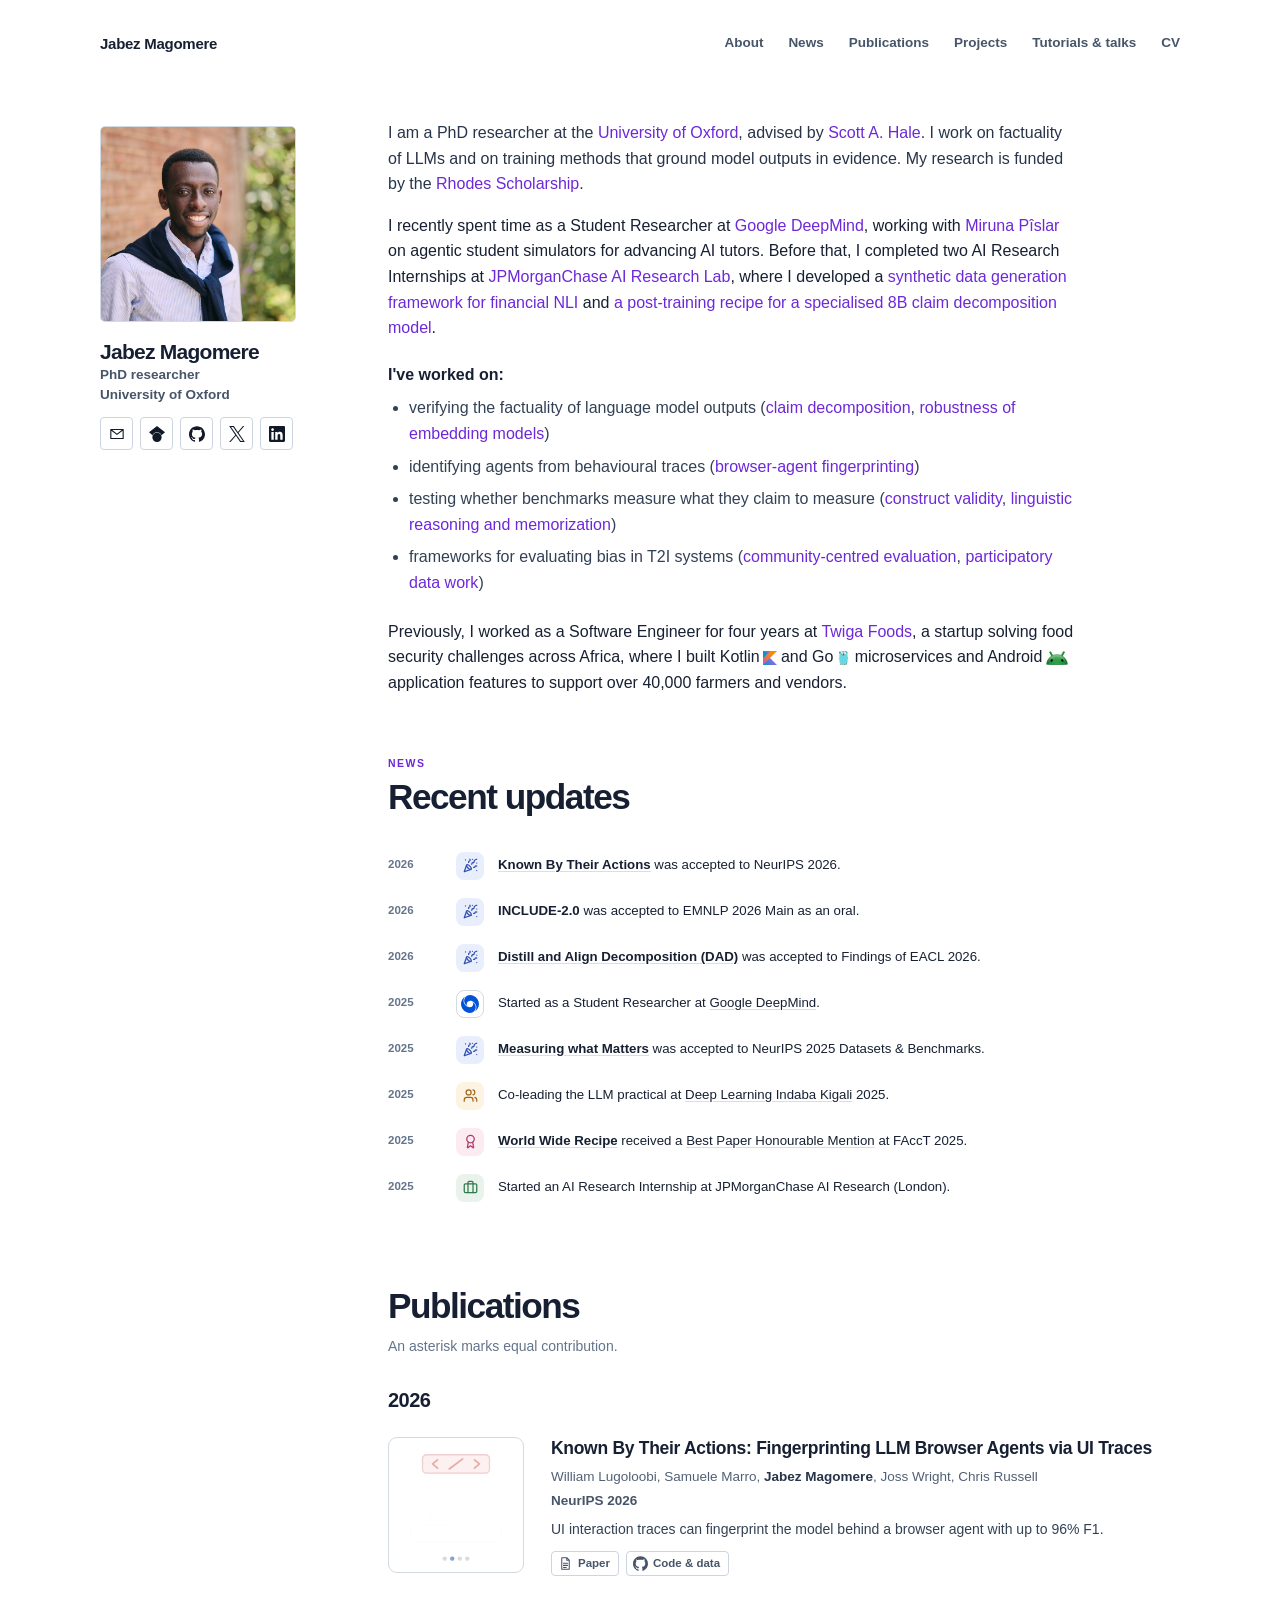
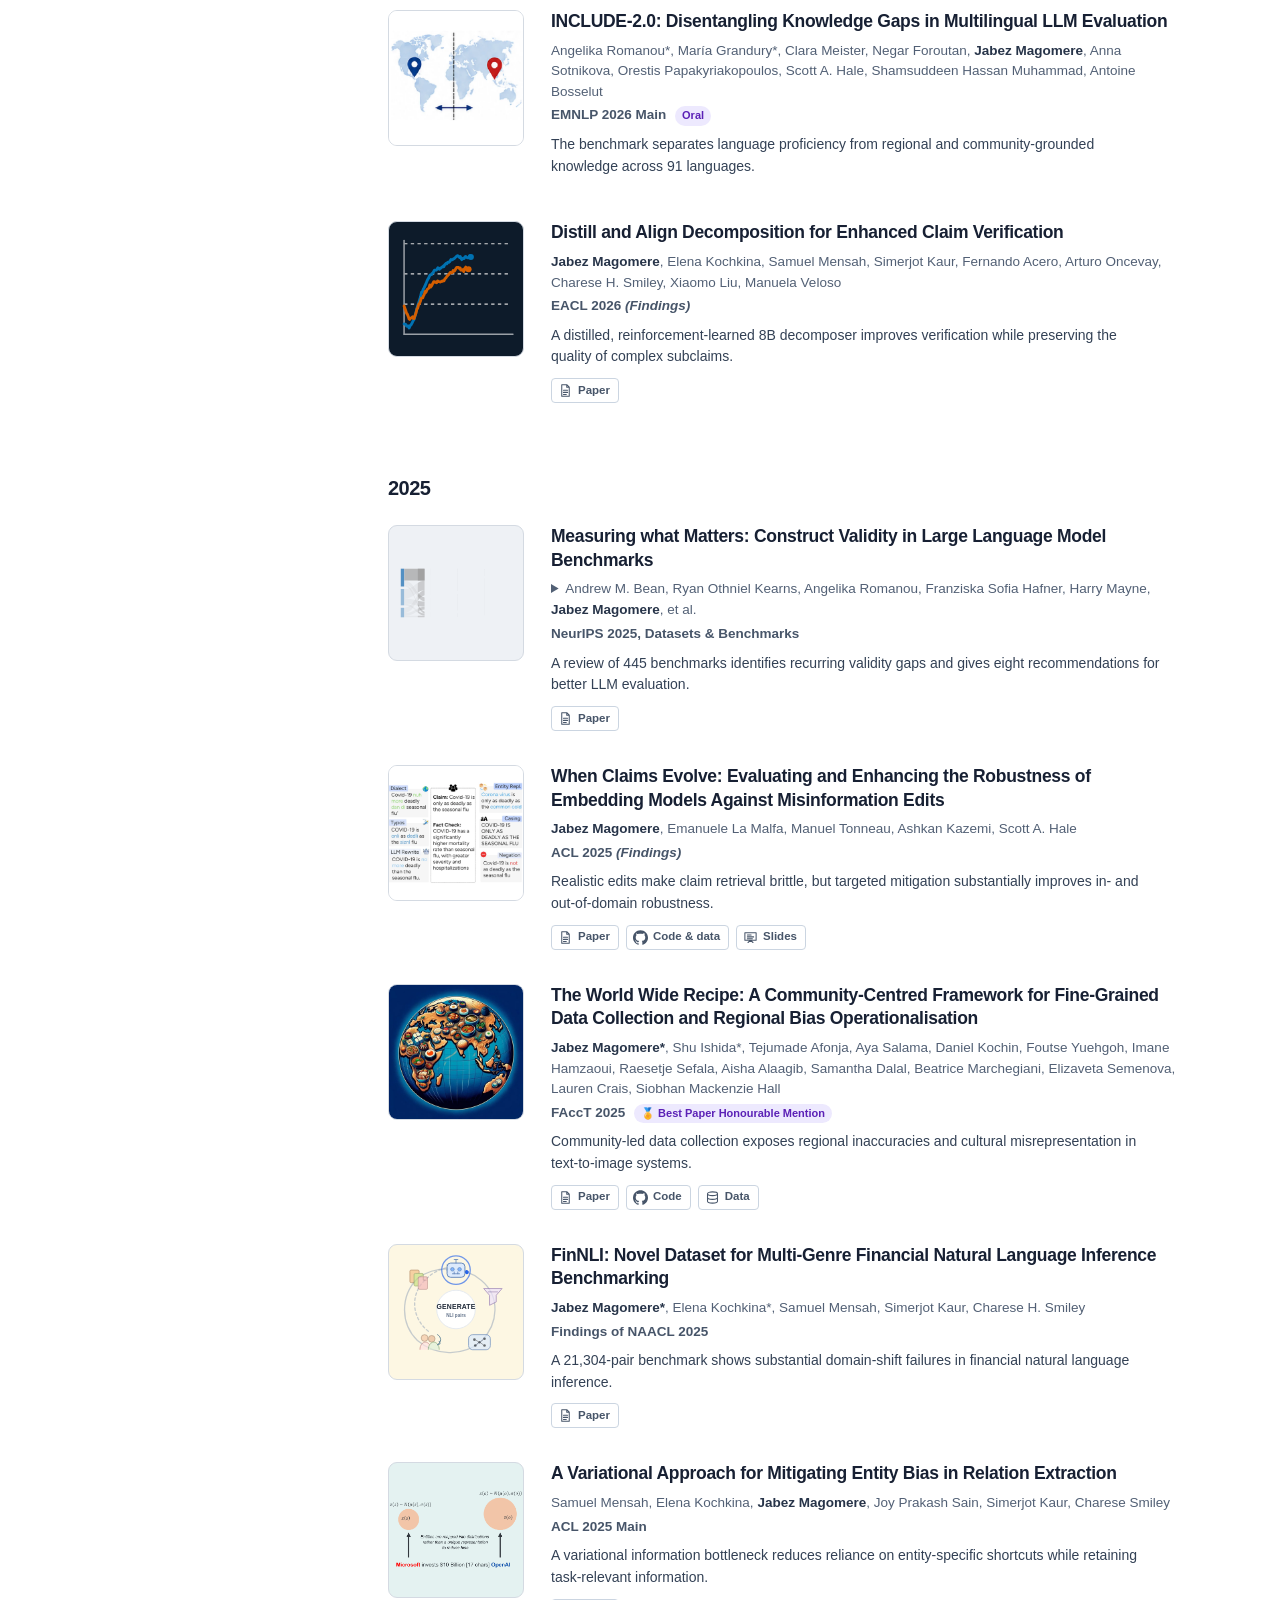
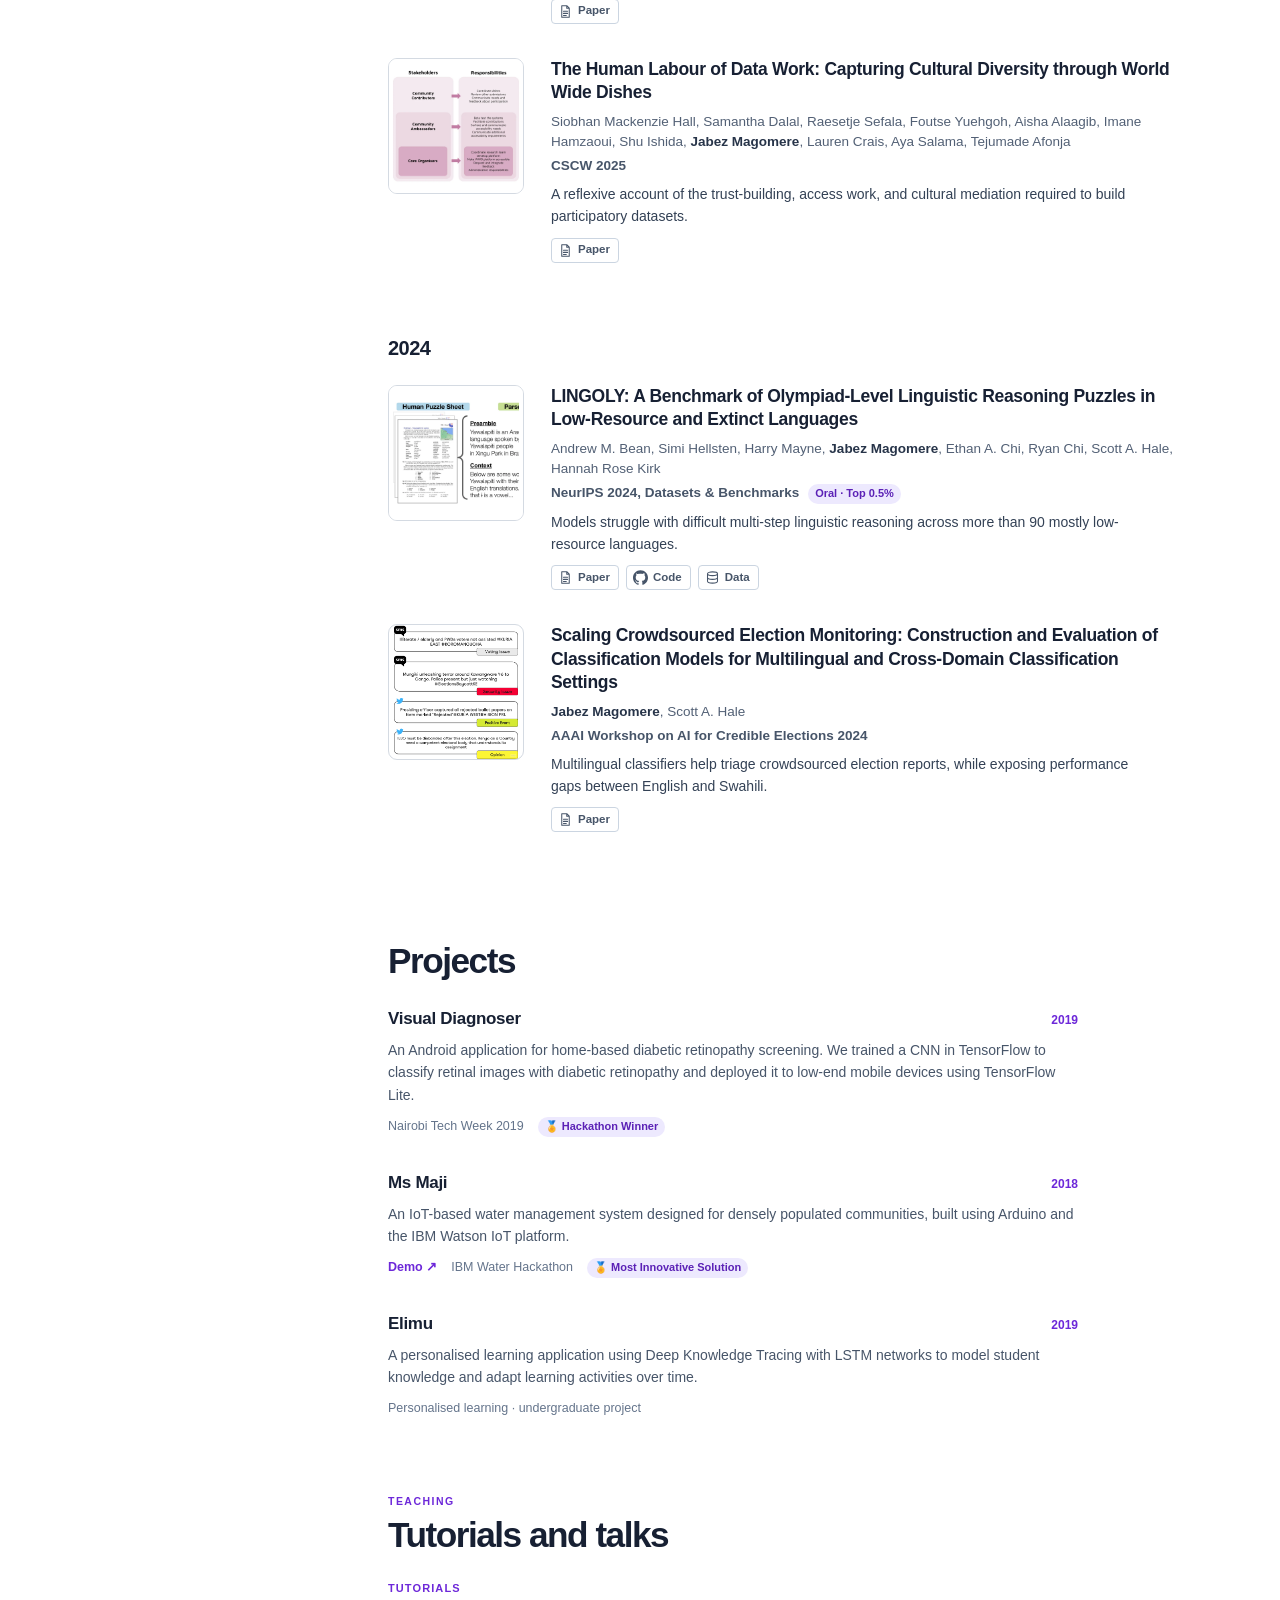
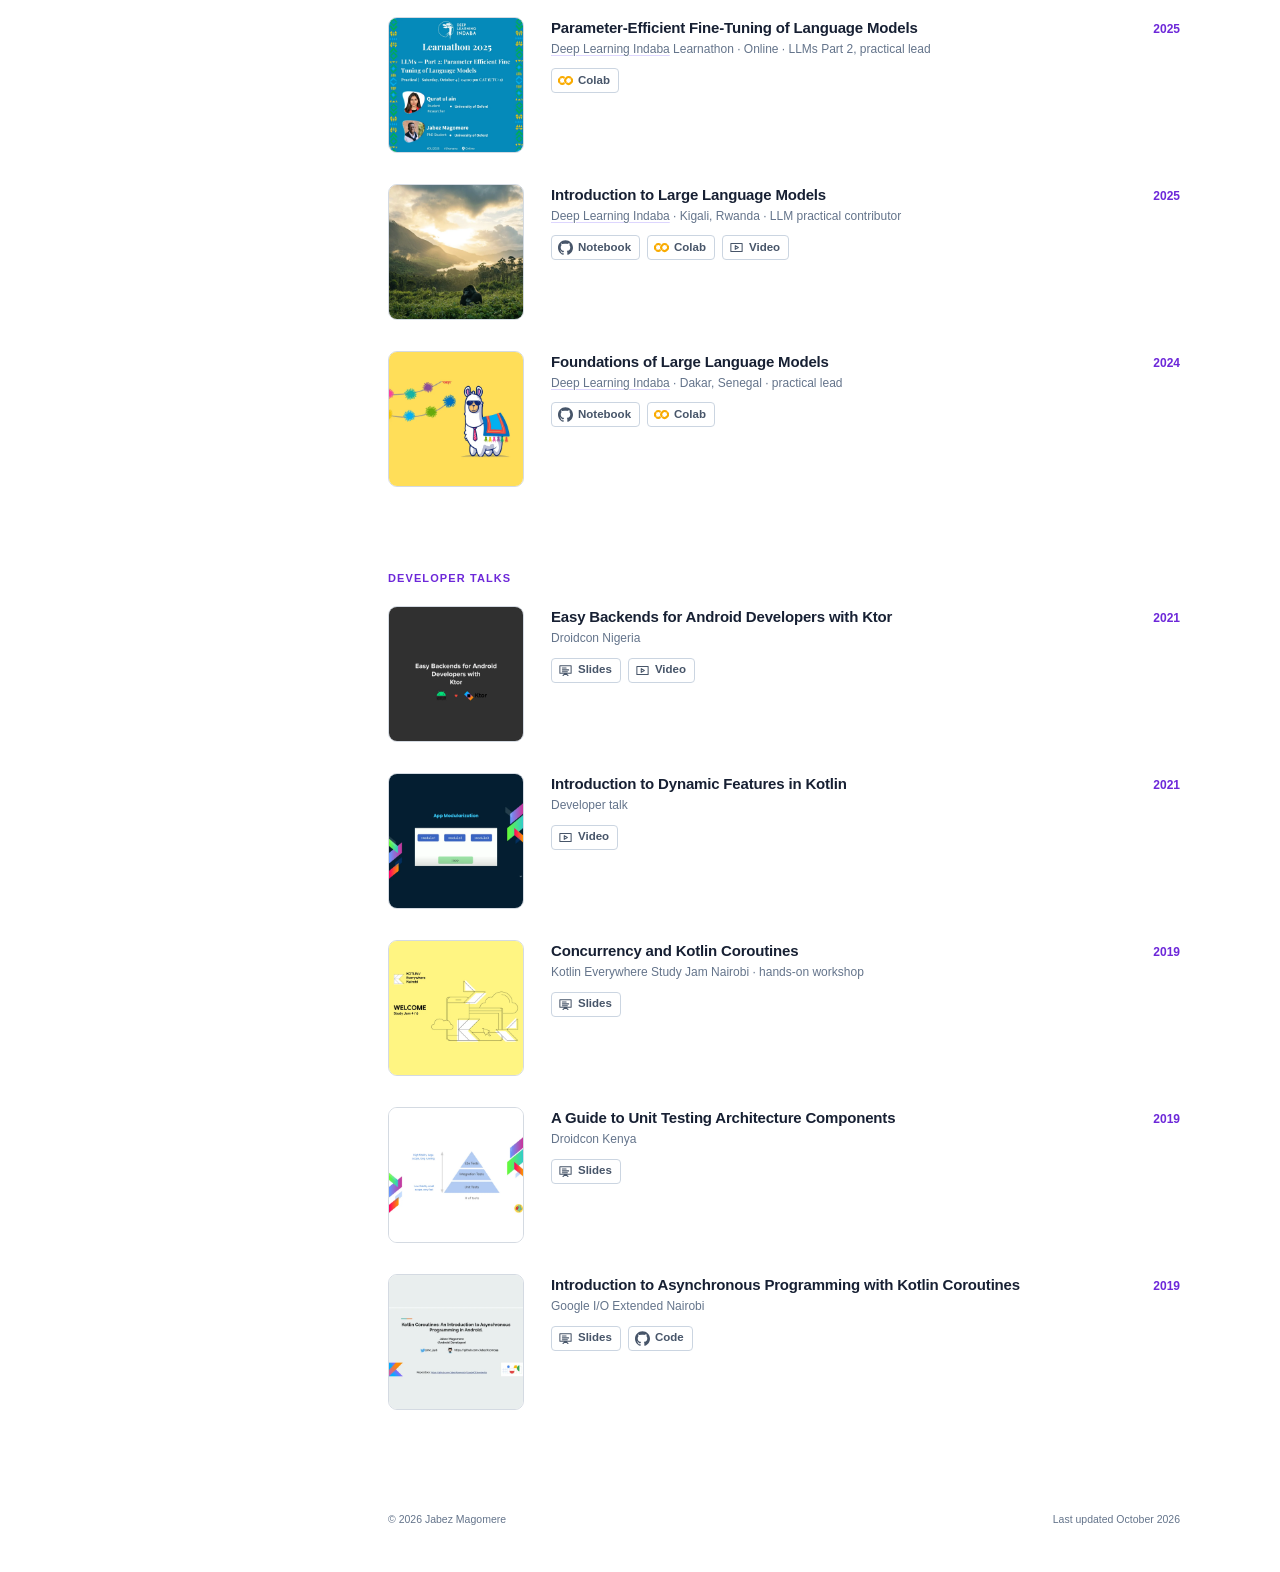
<file: index.html>
<!doctype html>
<html lang="en-GB">
<head>
  <meta charset="utf-8">
  <meta name="viewport" content="width=device-width, initial-scale=1">
  <link rel="canonical" href="https://jabezmagomere.com/">
  <meta name="description" content="Jabez Magomere is a PhD researcher at the University of Oxford working on language model evaluation, factuality, and evidence-grounded AI.">
  <meta name="author" content="Jabez Magomere">
  <meta name="theme-color" content="#ffffff">
  <meta name="google-site-verification" content="itNcYhPzfIGxAd0qMBKfrFLH-cXUgTchCYHXYp7ASlI">

  <meta property="og:title" content="Jabez Magomere — AI researcher">
  <meta property="og:description" content="Research on language model evaluation, factuality, and grounding model outputs in evidence.">
  <meta property="og:type" content="website">
  <meta property="og:url" content="https://jabezmagomere.com/">
  <meta property="og:image" content="https://jabezmagomere.com/assets/profile.jpg">
  <meta property="og:image:alt" content="Portrait of Jabez Magomere">
  <meta name="twitter:card" content="summary_large_image">
  <meta name="twitter:title" content="Jabez Magomere — AI researcher">
  <meta name="twitter:description" content="Research on language model evaluation, factuality, and grounding model outputs in evidence.">
  <meta name="twitter:image" content="https://jabezmagomere.com/assets/profile.jpg">

  <title>Jabez Magomere</title>
  <link rel="icon" href="favicon.ico" sizes="any">
  <link rel="icon" type="image/png" sizes="32x32" href="favicon-32x32.png">
  <link rel="icon" type="image/png" sizes="16x16" href="favicon-16x16.png">
  <link rel="apple-touch-icon" href="favicon-180x180.png">
  <link rel="stylesheet" href="style.css?v=25">
  <script type="application/ld+json">
{
  "@context": "https://schema.org",
  "@type": "Person",
  "name": "Jabez Magomere",
  "url": "https://jabezmagomere.com/",
  "image": "https://jabezmagomere.com/assets/profile.jpg",
  "jobTitle": "PhD researcher",
  "email": "mailto:jabez.magomere@keble.ox.ac.uk",
  "affiliation": {
    "@type": "CollegeOrUniversity",
    "name": "University of Oxford",
    "url": "https://www.ox.ac.uk/"
  },
  "knowsAbout": [
    "Natural language processing",
    "Large language model evaluation",
    "Factuality",
    "Evidence grounding"
  ],
  "sameAs": [
    "https://scholar.google.com/citations?user=BmMnUasAAAAJ",
    "https://github.com/JabezNzomo99",
    "https://x.com/jabez_magomere",
    "https://uk.linkedin.com/in/jabez-magomere"
  ]
}
  </script>
</head>

<body>
  <svg class="svg-defs" aria-hidden="true">
    <symbol id="icon-email" viewBox="0 0 24 24"><path d="M2.75 5.25h18.5v13.5H2.75zM3.5 6l8.5 6.5L20.5 6"/></symbol>
    <symbol id="icon-scholar" viewBox="0 0 24 24"><path class="brand-fill" d="M5.242 13.769 0 9.5 12 0l12 9.5-5.242 4.269C17.548 11.249 14.978 9.5 12 9.5c-2.977 0-5.548 1.748-6.758 4.269ZM12 10a7 7 0 1 0 0 14 7 7 0 0 0 0-14Z"/></symbol>
    <symbol id="icon-github" viewBox="0 0 24 24"><path class="brand-fill" d="M12 .297c-6.63 0-12 5.373-12 12 0 5.303 3.438 9.8 8.205 11.385.6.113.82-.258.82-.577 0-.285-.01-1.04-.015-2.04-3.338.724-4.042-1.61-4.042-1.61C4.422 18.07 3.633 17.7 3.633 17.7c-1.087-.744.084-.729.084-.729 1.205.084 1.838 1.236 1.838 1.236 1.07 1.835 2.809 1.305 3.495.998.108-.776.417-1.305.76-1.605-2.665-.3-5.466-1.332-5.466-5.93 0-1.31.465-2.38 1.235-3.22-.135-.303-.54-1.523.105-3.176 0 0 1.005-.322 3.3 1.23.96-.267 1.98-.399 3-.405 1.02.006 2.04.138 3 .405 2.28-1.552 3.285-1.23 3.285-1.23.645 1.653.24 2.873.12 3.176.765.84 1.23 1.91 1.23 3.22 0 4.61-2.805 5.625-5.475 5.92.42.36.81 1.096.81 2.22 0 1.606-.015 2.896-.015 3.286 0 .315.21.69.825.57C20.565 22.092 24 17.592 24 12.297c0-6.627-5.373-12-12-12"/></symbol>
    <symbol id="icon-x" viewBox="0 0 24 24"><path class="brand-fill" d="M14.234 10.162 22.977 0h-2.072l-7.591 8.824L7.251 0H.258l9.168 13.343L.258 24H2.33l8.016-9.318L16.749 24h6.993l-9.508-13.838Zm-2.837 3.299-.929-1.329L3.076 1.56h3.182l5.965 8.532.929 1.329 7.754 11.09h-3.182l-6.327-9.05Z"/></symbol>
    <symbol id="icon-linkedin" viewBox="0 0 24 24"><path class="brand-fill" d="M20.447 20.452h-3.554v-5.569c0-1.328-.027-3.037-1.852-3.037-1.853 0-2.136 1.445-2.136 2.939v5.667H9.351V9h3.414v1.561h.046c.477-.9 1.637-1.85 3.37-1.85 3.601 0 4.267 2.37 4.267 5.455v6.286ZM5.337 7.433c-1.144 0-2.063-.926-2.063-2.065 0-1.138.92-2.063 2.063-2.063 1.14 0 2.064.925 2.064 2.063 0 1.139-.925 2.065-2.064 2.065Zm1.782 13.019H3.555V9h3.564v11.452ZM22.225 0H1.771C.792 0 0 .774 0 1.729v20.542C0 23.227.792 24 1.771 24h20.451C23.2 24 24 23.227 24 22.271V1.729C24 .774 23.2 0 22.222 0h.003Z"/></symbol>
    <symbol id="icon-paper" viewBox="0 0 24 24"><path d="M6 2.75h8l4 4v14.5H6zM14 2.75v4h4M8.75 11.5h6.5M8.75 15h6.5M8.75 18.5h4.5"/></symbol>
    <symbol id="icon-data" viewBox="0 0 24 24"><path d="M4 6c0-1.65 3.58-3 8-3s8 1.35 8 3-3.58 3-8 3-8-1.35-8-3Zm0 0v6c0 1.65 3.58 3 8 3s8-1.35 8-3V6M4 12v6c0 1.65 3.58 3 8 3s8-1.35 8-3v-6"/></symbol>
    <symbol id="icon-slides" viewBox="0 0 24 24"><path d="M3 4.5h18v12H3zM8 20l4-3.5 4 3.5M7 8h6M7 11h10M7 14h8"/></symbol>
    <symbol id="icon-video" viewBox="0 0 24 24"><path d="M3 5.5h18v13H3z"/><path class="fill" d="m10 9 5 3-5 3z"/></symbol>
    <symbol id="icon-colab" viewBox="0 0 24 24"><path class="colab-fill" d="M16.9414 4.9757a7.033 7.033 0 0 0-4.9308 2.0646 7.033 7.033 0 0 0-.1232 9.8068l2.395-2.395a3.6455 3.6455 0 0 1 5.1497-5.1478l2.397-2.3989a7.033 7.033 0 0 0-4.8877-1.9297ZM7.07 4.9855a7.033 7.033 0 0 0-4.8878 1.9316l2.3911 2.3911a3.6434 3.6434 0 0 1 5.0227.1271l1.7341-2.9737-.0997-.0802A7.033 7.033 0 0 0 7.07 4.9855Zm15.0093 2.1721-2.3892 2.3911a3.6455 3.6455 0 0 1-5.1497 5.1497l-2.4067 2.4068a7.0362 7.0362 0 0 0 9.9456-9.9476ZM1.932 7.1674a7.033 7.033 0 0 0-.002 9.6816l2.397-2.397a3.6434 3.6434 0 0 1-.004-4.8916Zm7.664 7.4235c-1.38 1.3816-3.5863 1.411-5.0168.1134l-2.397 2.395c2.4693 2.3328 6.263 2.5753 9.0072.5455l.1368-.1115Z"/></symbol>
    <symbol id="icon-news-paper" viewBox="0 0 24 24"><path d="M5.8 11.3 2 22l10.7-3.79" /> <path d="M4 3h.01" /> <path d="M22 8h.01" /> <path d="M15 2h.01" /> <path d="M22 20h.01" /> <path d="m22 2-2.24.75a2.9 2.9 0 0 0-1.96 3.12c.1.86-.57 1.63-1.45 1.63h-.38c-.86 0-1.6.6-1.76 1.44L14 10" /> <path d="m22 13-.82-.33c-.86-.34-1.82.2-1.98 1.11c-.11.7-.72 1.22-1.43 1.22H17" /> <path d="m11 2 .33.82c.34.86-.2 1.82-1.11 1.98C9.52 4.9 9 5.52 9 6.23V7" /> <path d="M11 13c1.93 1.93 2.83 4.17 2 5-.83.83-3.07-.07-5-2-1.93-1.93-2.83-4.17-2-5 .83-.83 3.07.07 5 2Z" /></symbol>
    <symbol id="icon-news-award" viewBox="0 0 24 24"><path d="m15.477 12.89 1.515 8.526a.5.5 0 0 1-.81.47l-3.58-2.687a1 1 0 0 0-1.197 0l-3.586 2.686a.5.5 0 0 1-.81-.469l1.514-8.526" /> <circle cx="12" cy="8" r="6" /></symbol>
    <symbol id="icon-news-community" viewBox="0 0 24 24"><path d="M16 21v-2a4 4 0 0 0-4-4H6a4 4 0 0 0-4 4v2" /> <path d="M16 3.128a4 4 0 0 1 0 7.744" /> <path d="M22 21v-2a4 4 0 0 0-3-3.87" /> <circle cx="9" cy="7" r="4" /></symbol>
    <symbol id="icon-news-role" viewBox="0 0 24 24"><path d="M16 20V4a2 2 0 0 0-2-2h-4a2 2 0 0 0-2 2v16" /> <rect width="20" height="14" x="2" y="6" rx="2" /></symbol>
  </svg>

  <a class="skip-link" href="#main">Skip to content</a>

  <header class="site-header">
    <a class="site-name" href="#about" aria-label="Jabez Magomere, home">Jabez Magomere</a>
    <nav aria-label="Primary navigation">
      <a href="#about">About</a>
      <a href="#news">News</a>
      <a href="#publications">Publications</a>
      <a href="#projects">Projects</a>
      <a href="#talks">Tutorials &amp; talks</a>
      <a href="assets/jabez-magomere-cv.pdf" target="_blank" rel="noopener noreferrer">CV</a>
    </nav>
  </header>

  <div class="page-shell">
    <aside class="profile" aria-label="Profile and contact links">
      <div class="profile-photo-frame">
        <img class="profile-photo" src="assets/profile.jpg" alt="Jabez Magomere" width="196" height="196" fetchpriority="high">
      </div>

      <h1 class="profile-name">Jabez Magomere</h1>
      <p class="profile-role">PhD researcher<br>University of Oxford</p>

      <div class="social-links" aria-label="Contact and profiles">
        <a class="icon-link email-icon" href="mailto:jabez.magomere@keble.ox.ac.uk" aria-label="Email Jabez Magomere" title="Email"><svg aria-hidden="true"><use href="#icon-email"/></svg></a>
        <a class="icon-link scholar-icon" href="https://scholar.google.com/citations?user=BmMnUasAAAAJ" aria-label="Google Scholar profile" title="Google Scholar" target="_blank" rel="noopener noreferrer"><svg aria-hidden="true"><use href="#icon-scholar"/></svg></a>
        <a class="icon-link github-icon" href="https://github.com/JabezNzomo99" aria-label="GitHub profile" title="GitHub" target="_blank" rel="noopener noreferrer"><svg aria-hidden="true"><use href="#icon-github"/></svg></a>
        <a class="icon-link x-icon" href="https://x.com/jabez_magomere" aria-label="X profile" title="X" target="_blank" rel="noopener noreferrer"><svg aria-hidden="true"><use href="#icon-x"/></svg></a>
        <a class="icon-link linkedin-icon" href="https://uk.linkedin.com/in/jabez-magomere" aria-label="LinkedIn profile" title="LinkedIn" target="_blank" rel="noopener noreferrer"><svg aria-hidden="true"><use href="#icon-linkedin"/></svg></a>
      </div>

    </aside>

    <main id="main">
      <section class="intro" id="about">
        <div class="bio">
          <p class="intro-lead">I am a PhD researcher at the <a href="https://www.oii.ox.ac.uk/people/profiles/jabez-magomere/" target="_blank" rel="noopener noreferrer">University of Oxford</a>, advised by <a href="https://www.oii.ox.ac.uk/people/profiles/scott-hale/" target="_blank" rel="noopener noreferrer">Scott A. Hale</a>. I work on factuality of LLMs and on training methods that ground model outputs in evidence. My research is funded by the <a href="https://www.rhodeshouse.ox.ac.uk/scholar-community/rhodes-scholar-bios/rhodes-scholars-class-of-2022/jabez-magomere/" target="_blank" rel="noopener noreferrer">Rhodes Scholarship</a>.</p>

          <p>I recently spent time as a Student Researcher at <a href="https://deepmind.google/" target="_blank" rel="noopener noreferrer">Google DeepMind</a>, working with <a href="https://mirunapislar.github.io/" target="_blank" rel="noopener noreferrer">Miruna Pîslar</a> on agentic student simulators for advancing AI tutors. Before that, I completed two AI Research Internships at <a href="https://www.jpmorganchase.com/about/technology/research/ai" target="_blank" rel="noopener noreferrer">JPMorganChase AI Research Lab</a>, where I developed a <a href="https://aclanthology.org/2025.findings-naacl.257/" target="_blank" rel="noopener noreferrer">synthetic data generation framework for financial NLI</a> and <a href="https://aclanthology.org/2026.findings-eacl.309/" target="_blank" rel="noopener noreferrer">a post-training recipe for a specialised 8B claim decomposition model</a>.</p>

          <div class="worked-on">
            <p>I've worked on:</p>
            <ul>
              <li>verifying the factuality of language model outputs (<a href="https://aclanthology.org/2026.findings-eacl.309/" target="_blank" rel="noopener noreferrer">claim decomposition</a>, <a href="https://aclanthology.org/2025.findings-acl.1150/" target="_blank" rel="noopener noreferrer">robustness of embedding models</a>)</li>
              <li>identifying agents from behavioural traces (<a href="https://arxiv.org/abs/2605.14786" target="_blank" rel="noopener noreferrer">browser-agent fingerprinting</a>)</li>
              <li>testing whether benchmarks measure what they claim to measure (<a href="https://arxiv.org/abs/2511.04703" target="_blank" rel="noopener noreferrer">construct validity</a>, <a href="https://arxiv.org/abs/2406.06196" target="_blank" rel="noopener noreferrer">linguistic reasoning and memorization</a>)</li>
              <li>frameworks for evaluating bias in T2I systems (<a href="https://arxiv.org/abs/2406.09496" target="_blank" rel="noopener noreferrer">community-centred evaluation</a>, <a href="https://arxiv.org/abs/2502.05961" target="_blank" rel="noopener noreferrer">participatory data work</a>)</li>
            </ul>
          </div>

          <p>Previously, I worked as a Software Engineer for four years at <a href="https://twiga.com/" target="_blank" rel="noopener noreferrer">Twiga Foods</a>, a startup solving food security challenges across Africa, where I built <span class="tech">Kotlin<img class="tech-logo" src="assets/logos/kotlin.webp" alt="" width="48" height="48" loading="lazy" decoding="async"></span> and <span class="tech">Go<img class="tech-logo" src="assets/logos/go.svg" alt="" width="48" height="48" loading="lazy" decoding="async"></span> microservices and <span class="tech">Android<img class="tech-logo" src="assets/logos/android.webp" alt="" width="79" height="48" loading="lazy" decoding="async"></span> application features to support over 40,000 farmers and vendors.</p>
        </div>
      </section>

      <section class="content-section" id="news">
        <div class="section-heading">
          <p class="eyebrow">News</p>
          <h2>Recent updates</h2>
        </div>

        <ol class="news-list">
          <li>
            <time datetime="2026-09">2026</time>
            <span class="news-mark news-mark-paper" aria-hidden="true"><svg><use href="#icon-news-paper"/></svg></span>
            <span class="news-text"><cite><a href="https://arxiv.org/abs/2605.14786" target="_blank" rel="noopener noreferrer">Known By Their Actions</a></cite> was accepted to NeurIPS 2026.</span>
          </li>
          <li>
            <time datetime="2026-08">2026</time>
            <span class="news-mark news-mark-paper" aria-hidden="true"><svg><use href="#icon-news-paper"/></svg></span>
            <span class="news-text"><cite>INCLUDE-2.0</cite> was accepted to EMNLP 2026 Main as an oral.</span>
          </li>
          <li>
            <time datetime="2026-01">2026</time>
            <span class="news-mark news-mark-paper" aria-hidden="true"><svg><use href="#icon-news-paper"/></svg></span>
            <span class="news-text"><cite><a href="https://aclanthology.org/2026.findings-eacl.309/" target="_blank" rel="noopener noreferrer">Distill and Align Decomposition (DAD)</a></cite> was accepted to Findings of EACL 2026.</span>
          </li>
          <li>
            <time datetime="2025-10">2025</time>
            <span class="news-mark news-mark-logo" aria-hidden="true"><img src="assets/logos/deepmind.svg" alt="" width="18" height="18"></span>
            <span class="news-text">Started as a Student Researcher at <a href="https://deepmind.google/" target="_blank" rel="noopener noreferrer">Google DeepMind</a>.</span>
          </li>
          <li>
            <time datetime="2025-09">2025</time>
            <span class="news-mark news-mark-paper" aria-hidden="true"><svg><use href="#icon-news-paper"/></svg></span>
            <span class="news-text"><cite><a href="https://arxiv.org/abs/2511.04703" target="_blank" rel="noopener noreferrer">Measuring what Matters</a></cite> was accepted to NeurIPS 2025 Datasets &amp; Benchmarks.</span>
          </li>
          <li>
            <time datetime="2025-08">2025</time>
            <span class="news-mark news-mark-community" aria-hidden="true"><svg><use href="#icon-news-community"/></svg></span>
            <span class="news-text">Co-leading the LLM practical at <a href="https://deeplearningindaba.com/" target="_blank" rel="noopener noreferrer">Deep Learning Indaba Kigali</a> 2025.</span>
          </li>
          <li>
            <time datetime="2025-06">2025</time>
            <span class="news-mark news-mark-award" aria-hidden="true"><svg><use href="#icon-news-award"/></svg></span>
            <span class="news-text"><cite><a href="https://arxiv.org/abs/2406.09496" target="_blank" rel="noopener noreferrer">World Wide Recipe</a></cite> received a <a href="https://facct-blog.github.io/2025-06-20/best-papers" target="_blank" rel="noopener noreferrer">Best Paper Honourable Mention</a> at FAccT 2025.</span>
          </li>
          <li>
            <time datetime="2025-06">2025</time>
            <span class="news-mark news-mark-role" aria-hidden="true"><svg><use href="#icon-news-role"/></svg></span>
            <span class="news-text">Started an AI Research Internship at JPMorganChase AI Research (London).</span>
          </li>
        </ol>
      </section>

      <section class="content-section" id="publications">
        <div class="section-heading">
          <h2>Publications</h2>
          <p>An asterisk marks equal contribution.</p>
        </div>

        <div class="publication-list">
          <h3 class="publication-year-heading">2026</h3>
          <article class="publication" id="pub-actions">
            <div class="paper-mark"><picture><source srcset="assets/thumbnails/known-actions.webp" media="(prefers-reduced-motion: reduce)"><img src="assets/thumbnails/known-actions.svg" alt="" width="136" height="136" loading="lazy"></picture></div>
            <div class="publication-copy">
              <h3><a href="https://arxiv.org/abs/2605.14786" target="_blank" rel="noopener noreferrer">Known By Their Actions: Fingerprinting LLM Browser Agents via UI Traces</a></h3>
              <p class="authors">William Lugoloobi, Samuele Marro, <strong>Jabez Magomere</strong>, Joss Wright, Chris Russell</p>
              <p class="venue"><strong>NeurIPS 2026</strong></p>
              <p class="publication-summary">UI interaction traces can fingerprint the model behind a browser agent with up to 96% F1.</p>
              <div class="resource-links">
                <a class="resource-link" href="https://arxiv.org/abs/2605.14786" target="_blank" rel="noopener noreferrer"><svg aria-hidden="true"><use href="#icon-paper"/></svg><span>Paper</span></a>
                <a class="resource-link" href="https://github.com/KabakaWilliam/known_actions" target="_blank" rel="noopener noreferrer"><svg aria-hidden="true"><use href="#icon-github"/></svg><span>Code &amp; data</span></a>
              </div>
            </div>
          </article>

          <article class="publication" id="pub-include">
            <div class="paper-mark"><img src="assets/thumbnails/include-v2-0.webp" alt="" width="136" height="136" loading="lazy"></div>
            <div class="publication-copy">
              <h3>INCLUDE-2.0: Disentangling Knowledge Gaps in Multilingual LLM Evaluation</h3>
              <p class="authors">Angelika Romanou*, María Grandury*, Clara Meister, Negar Foroutan, <strong>Jabez Magomere</strong>, Anna Sotnikova, Orestis Papakyriakopoulos, Scott A. Hale, Shamsuddeen Hassan Muhammad, Antoine Bosselut</p>
              <p class="venue"><strong>EMNLP 2026 Main</strong> <span class="award">Oral</span></p>
              <p class="publication-summary">The benchmark separates language proficiency from regional and community-grounded knowledge across 91 languages.</p>
            </div>
          </article>

          <article class="publication" id="pub-distill">
            <div class="paper-mark mark-navy"><picture><source srcset="assets/thumbnails/reward-mark.webp" media="(prefers-reduced-motion: reduce)"><img src="assets/thumbnails/reward-mark.svg" alt="" width="136" height="136" loading="lazy"></picture></div>
            <div class="publication-copy">
              <h3><a href="https://aclanthology.org/2026.findings-eacl.309/" target="_blank" rel="noopener noreferrer">Distill and Align Decomposition for Enhanced Claim Verification</a></h3>
              <p class="authors"><strong>Jabez Magomere</strong>, Elena Kochkina, Samuel Mensah, Simerjot Kaur, Fernando Acero, Arturo Oncevay, Charese H. Smiley, Xiaomo Liu, Manuela Veloso</p>
              <p class="venue"><strong>EACL 2026 <i>(Findings)</i></strong></p>
              <p class="publication-summary">A distilled, reinforcement-learned 8B decomposer improves verification while preserving the quality of complex subclaims.</p>
              <div class="resource-links">
                <a class="resource-link" href="https://aclanthology.org/2026.findings-eacl.309/" target="_blank" rel="noopener noreferrer"><svg aria-hidden="true"><use href="#icon-paper"/></svg><span>Paper</span></a>
              </div>
            </div>
          </article>

          <h3 class="publication-year-heading">2025</h3>
          <article class="publication" id="pub-measuring">
            <div class="paper-mark mark-diagram mark-grey"><picture><source srcset="assets/thumbnails/construct-validity.webp" media="(prefers-reduced-motion: reduce)"><img src="assets/thumbnails/construct-validity.svg" alt="" width="136" height="136" loading="lazy"></picture></div>
            <div class="publication-copy">
              <h3><a href="https://arxiv.org/abs/2511.04703" target="_blank" rel="noopener noreferrer">Measuring what Matters: Construct Validity in Large Language Model Benchmarks</a></h3>
              <details class="author-list">
                <summary>Andrew M. Bean, Ryan Othniel Kearns, Angelika Romanou, Franziska Sofia Hafner, Harry Mayne, <strong>Jabez Magomere</strong>, et al.</summary>
                <p>Andrew M. Bean*, Ryan Othniel Kearns, Angelika Romanou, Franziska Sofia Hafner, Harry Mayne, Jan Batzner, Negar Foroutan, Chris Schmitz, Karolina Korgul, Hunar Batra, Oishi Deb, Emma Beharry, Cornelius Emde, Thomas Foster, Anna Gausen, María Grandury, Simeng Han, Valentin Hofmann, Lujain Ibrahim, Hazel Kim, Hannah Rose Kirk, Fangru Lin, Gabrielle Kaili-May Liu, Lennart Luettgau, <strong>Jabez Magomere</strong>, Jonathan Rystrøm, Anna Sotnikova, Yushi Yang, Yilun Zhao, Adel Bibi, Antoine Bosselut, Ronald Clark, Arman Cohan, Jakob Foerster, Yarin Gal, Scott A. Hale, Inioluwa Deborah Raji, Christopher Summerfield, Philip H. S. Torr, Cozmin Ududec, Luc Rocher, Adam Mahdi</p>
              </details>
              <p class="venue"><strong>NeurIPS 2025, Datasets &amp; Benchmarks</strong></p>
              <p class="publication-summary">A review of 445 benchmarks identifies recurring validity gaps and gives eight recommendations for better LLM evaluation.</p>
              <div class="resource-links">
                <a class="resource-link" href="https://arxiv.org/abs/2511.04703" target="_blank" rel="noopener noreferrer"><svg aria-hidden="true"><use href="#icon-paper"/></svg><span>Paper</span></a>
              </div>
            </div>
          </article>

          <article class="publication" id="pub-claims">
            <div class="paper-mark"><img src="assets/thumbnails/claim-examples.webp" alt="" width="136" height="136" loading="lazy"></div>
            <div class="publication-copy">
              <h3><a href="https://aclanthology.org/2025.findings-acl.1150/" target="_blank" rel="noopener noreferrer">When Claims Evolve: Evaluating and Enhancing the Robustness of Embedding Models Against Misinformation Edits</a></h3>
              <p class="authors"><strong>Jabez Magomere</strong>, Emanuele La Malfa, Manuel Tonneau, Ashkan Kazemi, Scott A. Hale</p>
              <p class="venue"><strong>ACL 2025 <i>(Findings)</i></strong></p>
              <p class="publication-summary">Realistic edits make claim retrieval brittle, but targeted mitigation substantially improves in- and out-of-domain robustness.</p>
              <div class="resource-links">
                <a class="resource-link" href="https://aclanthology.org/2025.findings-acl.1150/" target="_blank" rel="noopener noreferrer"><svg aria-hidden="true"><use href="#icon-paper"/></svg><span>Paper</span></a>
                <a class="resource-link" href="https://github.com/JabezNzomo99/claim-matching-robustness" target="_blank" rel="noopener noreferrer"><svg aria-hidden="true"><use href="#icon-github"/></svg><span>Code &amp; data</span></a>
                <a class="resource-link" href="https://docs.google.com/presentation/d/e/2PACX-1vSzana9xfXxe0YCGR7kOWkH_DaK1TlpZ5ZL7v7HagK--_S43aN9HNWhI39bdmqZ2qq6FKcyIvmL9jnD/pub?start=false&amp;loop=false&amp;delayms=3000" target="_blank" rel="noopener noreferrer"><svg aria-hidden="true"><use href="#icon-slides"/></svg><span>Slides</span></a>
              </div>
            </div>
          </article>

          <article class="publication" id="pub-recipe">
            <div class="paper-mark"><img src="assets/thumbnails/food-globe.webp" alt="" width="136" height="136" loading="lazy"></div>
            <div class="publication-copy">
              <h3><a href="https://arxiv.org/abs/2406.09496" target="_blank" rel="noopener noreferrer">The World Wide Recipe: A Community-Centred Framework for Fine-Grained Data Collection and Regional Bias Operationalisation</a></h3>
              <p class="authors"><strong>Jabez Magomere*</strong>, Shu Ishida*, Tejumade Afonja, Aya Salama, Daniel Kochin, Foutse Yuehgoh, Imane Hamzaoui, Raesetje Sefala, Aisha Alaagib, Samantha Dalal, Beatrice Marchegiani, Elizaveta Semenova, Lauren Crais, Siobhan Mackenzie Hall</p>
              <p class="venue"><strong>FAccT 2025</strong> <span class="award">🏅 Best Paper Honourable Mention</span></p>
              <p class="publication-summary">Community-led data collection exposes regional inaccuracies and cultural misrepresentation in text-to-image systems.</p>
              <div class="resource-links">
                <a class="resource-link" href="https://arxiv.org/abs/2406.09496" target="_blank" rel="noopener noreferrer"><svg aria-hidden="true"><use href="#icon-paper"/></svg><span>Paper</span></a>
                <a class="resource-link" href="https://github.com/oxai/world-wide-dishes" target="_blank" rel="noopener noreferrer"><svg aria-hidden="true"><use href="#icon-github"/></svg><span>Code</span></a>
                <a class="resource-link" href="https://github.com/oxai/world-wide-dishes" target="_blank" rel="noopener noreferrer"><svg aria-hidden="true"><use href="#icon-data"/></svg><span>Data</span></a>
              </div>
            </div>
          </article>

          <article class="publication" id="pub-finnli">
            <div class="paper-mark mark-diagram mark-yellow"><picture><source srcset="assets/thumbnails/finnli.webp" media="(prefers-reduced-motion: reduce)"><img src="assets/thumbnails/finnli.svg" alt="" width="136" height="136" loading="lazy"></picture></div>
            <div class="publication-copy">
              <h3><a href="https://aclanthology.org/2025.findings-naacl.257/" target="_blank" rel="noopener noreferrer">FinNLI: Novel Dataset for Multi-Genre Financial Natural Language Inference Benchmarking</a></h3>
              <p class="authors"><strong>Jabez Magomere*</strong>, Elena Kochkina*, Samuel Mensah, Simerjot Kaur, Charese H. Smiley</p>
              <p class="venue"><strong>Findings of NAACL 2025</strong></p>
              <p class="publication-summary">A 21,304-pair benchmark shows substantial domain-shift failures in financial natural language inference.</p>
              <div class="resource-links">
                <a class="resource-link" href="https://aclanthology.org/2025.findings-naacl.257/" target="_blank" rel="noopener noreferrer"><svg aria-hidden="true"><use href="#icon-paper"/></svg><span>Paper</span></a>
              </div>
            </div>
          </article>

          <article class="publication" id="pub-variational">
            <div class="paper-mark mark-contain mark-teal"><img src="assets/thumbnails/entity-bias.png" alt="" width="136" height="136" loading="lazy"></div>
            <div class="publication-copy">
              <h3><a href="https://aclanthology.org/2025.acl-short.53/" target="_blank" rel="noopener noreferrer">A Variational Approach for Mitigating Entity Bias in Relation Extraction</a></h3>
              <p class="authors">Samuel Mensah, Elena Kochkina, <strong>Jabez Magomere</strong>, Joy Prakash Sain, Simerjot Kaur, Charese Smiley</p>
              <p class="venue"><strong>ACL 2025 Main</strong></p>
              <p class="publication-summary">A variational information bottleneck reduces reliance on entity-specific shortcuts while retaining task-relevant information.</p>
              <div class="resource-links">
                <a class="resource-link" href="https://aclanthology.org/2025.acl-short.53/" target="_blank" rel="noopener noreferrer"><svg aria-hidden="true"><use href="#icon-paper"/></svg><span>Paper</span></a>
              </div>
            </div>
          </article>

          <article class="publication" id="pub-labour">
            <div class="paper-mark"><img src="assets/thumbnails/data-labour.webp" alt="" width="136" height="136" loading="lazy"></div>
            <div class="publication-copy">
              <h3><a href="https://arxiv.org/abs/2502.05961" target="_blank" rel="noopener noreferrer">The Human Labour of Data Work: Capturing Cultural Diversity through World Wide Dishes</a></h3>
              <p class="authors">Siobhan Mackenzie Hall, Samantha Dalal, Raesetje Sefala, Foutse Yuehgoh, Aisha Alaagib, Imane Hamzaoui, Shu Ishida, <strong>Jabez Magomere</strong>, Lauren Crais, Aya Salama, Tejumade Afonja</p>
              <p class="venue"><strong>CSCW 2025</strong></p>
              <p class="publication-summary">A reflexive account of the trust-building, access work, and cultural mediation required to build participatory datasets.</p>
              <div class="resource-links">
                <a class="resource-link" href="https://arxiv.org/abs/2502.05961" target="_blank" rel="noopener noreferrer"><svg aria-hidden="true"><use href="#icon-paper"/></svg><span>Paper</span></a>
              </div>
            </div>
          </article>

          <h3 class="publication-year-heading">2024</h3>
          <article class="publication" id="pub-lingoly">
            <div class="paper-mark"><img src="assets/thumbnails/lingoly.webp" alt="" width="136" height="136" loading="lazy"></div>
            <div class="publication-copy">
              <h3><a href="https://arxiv.org/abs/2406.06196" target="_blank" rel="noopener noreferrer">LINGOLY: A Benchmark of Olympiad-Level Linguistic Reasoning Puzzles in Low-Resource and Extinct Languages</a></h3>
              <p class="authors">Andrew M. Bean, Simi Hellsten, Harry Mayne, <strong>Jabez Magomere</strong>, Ethan A. Chi, Ryan Chi, Scott A. Hale, Hannah Rose Kirk</p>
              <p class="venue"><strong>NeurIPS 2024, Datasets &amp; Benchmarks</strong> <span class="award">Oral · Top 0.5%</span></p>
              <p class="publication-summary">Models struggle with difficult multi-step linguistic reasoning across more than 90 mostly low-resource languages.</p>
              <div class="resource-links">
                <a class="resource-link" href="https://arxiv.org/abs/2406.06196" target="_blank" rel="noopener noreferrer"><svg aria-hidden="true"><use href="#icon-paper"/></svg><span>Paper</span></a>
                <a class="resource-link" href="https://github.com/am-bean/lingOly" target="_blank" rel="noopener noreferrer"><svg aria-hidden="true"><use href="#icon-github"/></svg><span>Code</span></a>
                <a class="resource-link" href="https://huggingface.co/datasets/ambean/lingOly" target="_blank" rel="noopener noreferrer"><svg aria-hidden="true"><use href="#icon-data"/></svg><span>Data</span></a>
              </div>
            </div>
          </article>

          <article class="publication" id="pub-election">
            <div class="paper-mark mark-contain"><img src="assets/thumbnails/election-monitoring.png" alt="" width="136" height="136" loading="lazy"></div>
            <div class="publication-copy">
              <h3><a href="https://arxiv.org/abs/2503.03582" target="_blank" rel="noopener noreferrer">Scaling Crowdsourced Election Monitoring: Construction and Evaluation of Classification Models for Multilingual and Cross-Domain Classification Settings</a></h3>
              <p class="authors"><strong>Jabez Magomere</strong>, Scott A. Hale</p>
              <p class="venue"><strong>AAAI Workshop on AI for Credible Elections 2024</strong></p>
              <p class="publication-summary">Multilingual classifiers help triage crowdsourced election reports, while exposing performance gaps between English and Swahili.</p>
              <div class="resource-links">
                <a class="resource-link" href="https://arxiv.org/abs/2503.03582" target="_blank" rel="noopener noreferrer"><svg aria-hidden="true"><use href="#icon-paper"/></svg><span>Paper</span></a>
              </div>
            </div>
          </article>
        </div>
      </section>

      <section id="projects" class="content-section projects">
        <h2>Projects</h2>

        <div class="project">
          <div class="project-header">
            <h3>Visual Diagnoser</h3>
            <span class="project-year">2019</span>
          </div>

          <p>An Android application for home-based diabetic retinopathy screening. We trained a CNN in TensorFlow to classify retinal images with diabetic retinopathy and deployed it to low-end mobile devices using TensorFlow Lite.</p>

          <p class="project-meta">
            <span>Nairobi Tech Week 2019</span>
            <span class="award">🏅 Hackathon Winner</span>
          </p>
        </div>

        <div class="project">
          <div class="project-header">
            <h3>Ms Maji</h3>
            <span class="project-year">2018</span>
          </div>

          <p>An IoT-based water management system designed for densely populated communities, built using Arduino and the IBM Watson IoT platform.</p>

          <p class="project-meta">
            <a href="https://vimeo.com/252369948/" target="_blank" rel="noopener noreferrer">Demo ↗</a>
            <span>IBM Water Hackathon</span>
            <span class="award">🏅 Most Innovative Solution</span>
          </p>
        </div>

        <div class="project">
          <div class="project-header">
            <h3>Elimu</h3>
            <span class="project-year">2019</span>
          </div>

          <p>A personalised learning application using Deep Knowledge Tracing with LSTM networks to model student knowledge and adapt learning activities over time.</p>

          <p class="project-meta">
            <span>Personalised learning · undergraduate project</span>
          </p>
        </div>
      </section>

      <section class="content-section" id="talks">
        <div class="section-heading">
          <p class="eyebrow">Teaching</p>
          <h2>Tutorials and talks</h2>
        </div>

        <div class="talk-section">
          <h3>Tutorials</h3>

          <article class="talk-row">
            <div class="talk-mark"><img src="assets/thumbnails/indaba-learnathon.webp" alt="" width="136" height="136" loading="lazy"></div>
            <div>
              <div class="talk-header"><h4><a href="https://colab.research.google.com/drive/1_QGpdDOlKSiEyV2E1NsMQBhSqspFOs64" target="_blank" rel="noopener noreferrer">Parameter-Efficient Fine-Tuning of Language Models</a></h4><span class="talk-year">2025</span></div>
              <p class="talk-meta"><a href="https://deeplearningindaba.com/" target="_blank" rel="noopener noreferrer">Deep Learning Indaba</a> Learnathon · Online · LLMs Part 2, practical lead</p>
              <div class="resource-links">
                <a class="resource-link colab-link" href="https://colab.research.google.com/drive/1_QGpdDOlKSiEyV2E1NsMQBhSqspFOs64" target="_blank" rel="noopener noreferrer"><svg aria-hidden="true"><use href="#icon-colab"/></svg><span>Colab</span></a>
              </div>
            </div>
          </article>

          <article class="talk-row">
            <div class="talk-mark"><img src="assets/thumbnails/indaba-kigali.webp" alt="" width="136" height="136" loading="lazy"></div>
            <div>
              <div class="talk-header"><h4><a href="https://github.com/deep-learning-indaba/indaba-pracs-2025/blob/main/practicals/LLMs/Part_1/Intro_to_LLM.ipynb" target="_blank" rel="noopener noreferrer">Introduction to Large Language Models</a></h4><span class="talk-year">2025</span></div>
              <p class="talk-meta"><a href="https://deeplearningindaba.com/" target="_blank" rel="noopener noreferrer">Deep Learning Indaba</a> · Kigali, Rwanda · LLM practical contributor</p>
              <div class="resource-links">
                <a class="resource-link" href="https://github.com/deep-learning-indaba/indaba-pracs-2025/blob/main/practicals/LLMs/Part_1/Intro_to_LLM.ipynb" target="_blank" rel="noopener noreferrer"><svg aria-hidden="true"><use href="#icon-github"/></svg><span>Notebook</span></a>
                <a class="resource-link colab-link" href="https://colab.research.google.com/github/deep-learning-indaba/indaba-pracs-2025/blob/main/practicals/LLMs/Part_1/Intro_to_LLM.ipynb" target="_blank" rel="noopener noreferrer"><svg aria-hidden="true"><use href="#icon-colab"/></svg><span>Colab</span></a>
                <a class="resource-link" href="https://www.youtube.com/watch?v=CpaQXfSlBzU&amp;list=PLICxY_yQeGYkoWdqyStdy_wn0mvAVaZ2-&amp;index=9" target="_blank" rel="noopener noreferrer"><svg aria-hidden="true"><use href="#icon-video"/></svg><span>Video</span></a>
              </div>
            </div>
          </article>

          <article class="talk-row">
            <div class="talk-mark"><img src="assets/thumbnails/indaba-dakar.webp" alt="" width="136" height="136" loading="lazy"></div>
            <div>
              <div class="talk-header"><h4><a href="https://github.com/deep-learning-indaba/indaba-pracs-2024/blob/main/practicals/Foundations_of_LLMs/foundations_of_llms_practical.ipynb" target="_blank" rel="noopener noreferrer">Foundations of Large Language Models</a></h4><span class="talk-year">2024</span></div>
              <p class="talk-meta"><a href="https://deeplearningindaba.com/" target="_blank" rel="noopener noreferrer">Deep Learning Indaba</a> · Dakar, Senegal · practical lead</p>
              <div class="resource-links">
                <a class="resource-link" href="https://github.com/deep-learning-indaba/indaba-pracs-2024/blob/main/practicals/Foundations_of_LLMs/foundations_of_llms_practical.ipynb" target="_blank" rel="noopener noreferrer"><svg aria-hidden="true"><use href="#icon-github"/></svg><span>Notebook</span></a>
                <a class="resource-link colab-link" href="https://colab.research.google.com/github/deep-learning-indaba/indaba-pracs-2024/blob/main/practicals/Foundations_of_LLMs/foundations_of_llms_practical.ipynb" target="_blank" rel="noopener noreferrer"><svg aria-hidden="true"><use href="#icon-colab"/></svg><span>Colab</span></a>
              </div>
            </div>
          </article>
        </div>

        <div class="talk-section">
          <h3>Developer talks</h3>

          <article class="talk-row">
            <div class="talk-mark"><img src="assets/thumbnails/easy-backends-ktor.webp" alt="" width="136" height="136" loading="lazy"></div>
            <div>
              <div class="talk-header"><h4><a href="https://speakerdeck.com/jabeznzomo99/easy-backends-for-android-developers-with-ktor" target="_blank" rel="noopener noreferrer">Easy Backends for Android Developers with Ktor</a></h4><span class="talk-year">2021</span></div>
              <p class="talk-meta">Droidcon Nigeria</p>
              <div class="resource-links">
                <a class="resource-link" href="https://speakerdeck.com/jabeznzomo99/easy-backends-for-android-developers-with-ktor" target="_blank" rel="noopener noreferrer"><svg aria-hidden="true"><use href="#icon-slides"/></svg><span>Slides</span></a>
                <a class="resource-link" href="https://www.youtube.com/watch?v=k-fiR3VKRq4&amp;t=1665s" target="_blank" rel="noopener noreferrer"><svg aria-hidden="true"><use href="#icon-video"/></svg><span>Video</span></a>
              </div>
            </div>
          </article>

          <article class="talk-row">
            <div class="talk-mark"><img src="assets/thumbnails/dynamic-features.webp" alt="" width="136" height="136" loading="lazy"></div>
            <div>
              <div class="talk-header"><h4><a href="https://www.youtube.com/watch?v=cVaP0NHdynk&amp;t=1333s" target="_blank" rel="noopener noreferrer">Introduction to Dynamic Features in Kotlin</a></h4><span class="talk-year">2021</span></div>
              <p class="talk-meta">Developer talk</p>
              <div class="resource-links">
                <a class="resource-link" href="https://www.youtube.com/watch?v=cVaP0NHdynk&amp;t=1333s" target="_blank" rel="noopener noreferrer"><svg aria-hidden="true"><use href="#icon-video"/></svg><span>Video</span></a>
              </div>
            </div>
          </article>

          <article class="talk-row">
            <div class="talk-mark"><img src="assets/thumbnails/kotlin-coroutines.webp" alt="" width="136" height="136" loading="lazy"></div>
            <div>
              <div class="talk-header"><h4><a href="https://speakerdeck.com/jabeznzomo99/kotlin-coroutines-hands-on" target="_blank" rel="noopener noreferrer">Concurrency and Kotlin Coroutines</a></h4><span class="talk-year">2019</span></div>
              <p class="talk-meta">Kotlin Everywhere Study Jam Nairobi · hands-on workshop</p>
              <div class="resource-links">
                <a class="resource-link" href="https://speakerdeck.com/jabeznzomo99/kotlin-coroutines-hands-on" target="_blank" rel="noopener noreferrer"><svg aria-hidden="true"><use href="#icon-slides"/></svg><span>Slides</span></a>
              </div>
            </div>
          </article>

          <article class="talk-row">
            <div class="talk-mark"><img src="assets/thumbnails/unit-testing.webp" alt="" width="136" height="136" loading="lazy"></div>
            <div>
              <div class="talk-header"><h4><a href="https://speakerdeck.com/jabeznzomo99/a-guide-to-unit-testing-architecture-components" target="_blank" rel="noopener noreferrer">A Guide to Unit Testing Architecture Components</a></h4><span class="talk-year">2019</span></div>
              <p class="talk-meta">Droidcon Kenya</p>
              <div class="resource-links">
                <a class="resource-link" href="https://speakerdeck.com/jabeznzomo99/a-guide-to-unit-testing-architecture-components" target="_blank" rel="noopener noreferrer"><svg aria-hidden="true"><use href="#icon-slides"/></svg><span>Slides</span></a>
              </div>
            </div>
          </article>

          <article class="talk-row">
            <div class="talk-mark"><img src="assets/thumbnails/async-coroutines.webp" alt="" width="136" height="136" loading="lazy"></div>
            <div>
              <div class="talk-header"><h4><a href="https://speakerdeck.com/jabeznzomo99/kotlin-coroutines-google-io-extended-2019-nairobi" target="_blank" rel="noopener noreferrer">Introduction to Asynchronous Programming with Kotlin Coroutines</a></h4><span class="talk-year">2019</span></div>
              <p class="talk-meta">Google I/O Extended Nairobi</p>
              <div class="resource-links">
                <a class="resource-link" href="https://speakerdeck.com/jabeznzomo99/kotlin-coroutines-google-io-extended-2019-nairobi" target="_blank" rel="noopener noreferrer"><svg aria-hidden="true"><use href="#icon-slides"/></svg><span>Slides</span></a>
                <a class="resource-link" href="https://github.com/JabezNzomo99/GoogleIOExtended19" target="_blank" rel="noopener noreferrer"><svg aria-hidden="true"><use href="#icon-github"/></svg><span>Code</span></a>
              </div>
            </div>
          </article>
        </div>
      </section>

      <footer>
        <p>© 2026 Jabez Magomere</p>
        <p>Last updated October 2026</p>
      </footer>
    </main>
  </div>
</body>
</html>
</file>
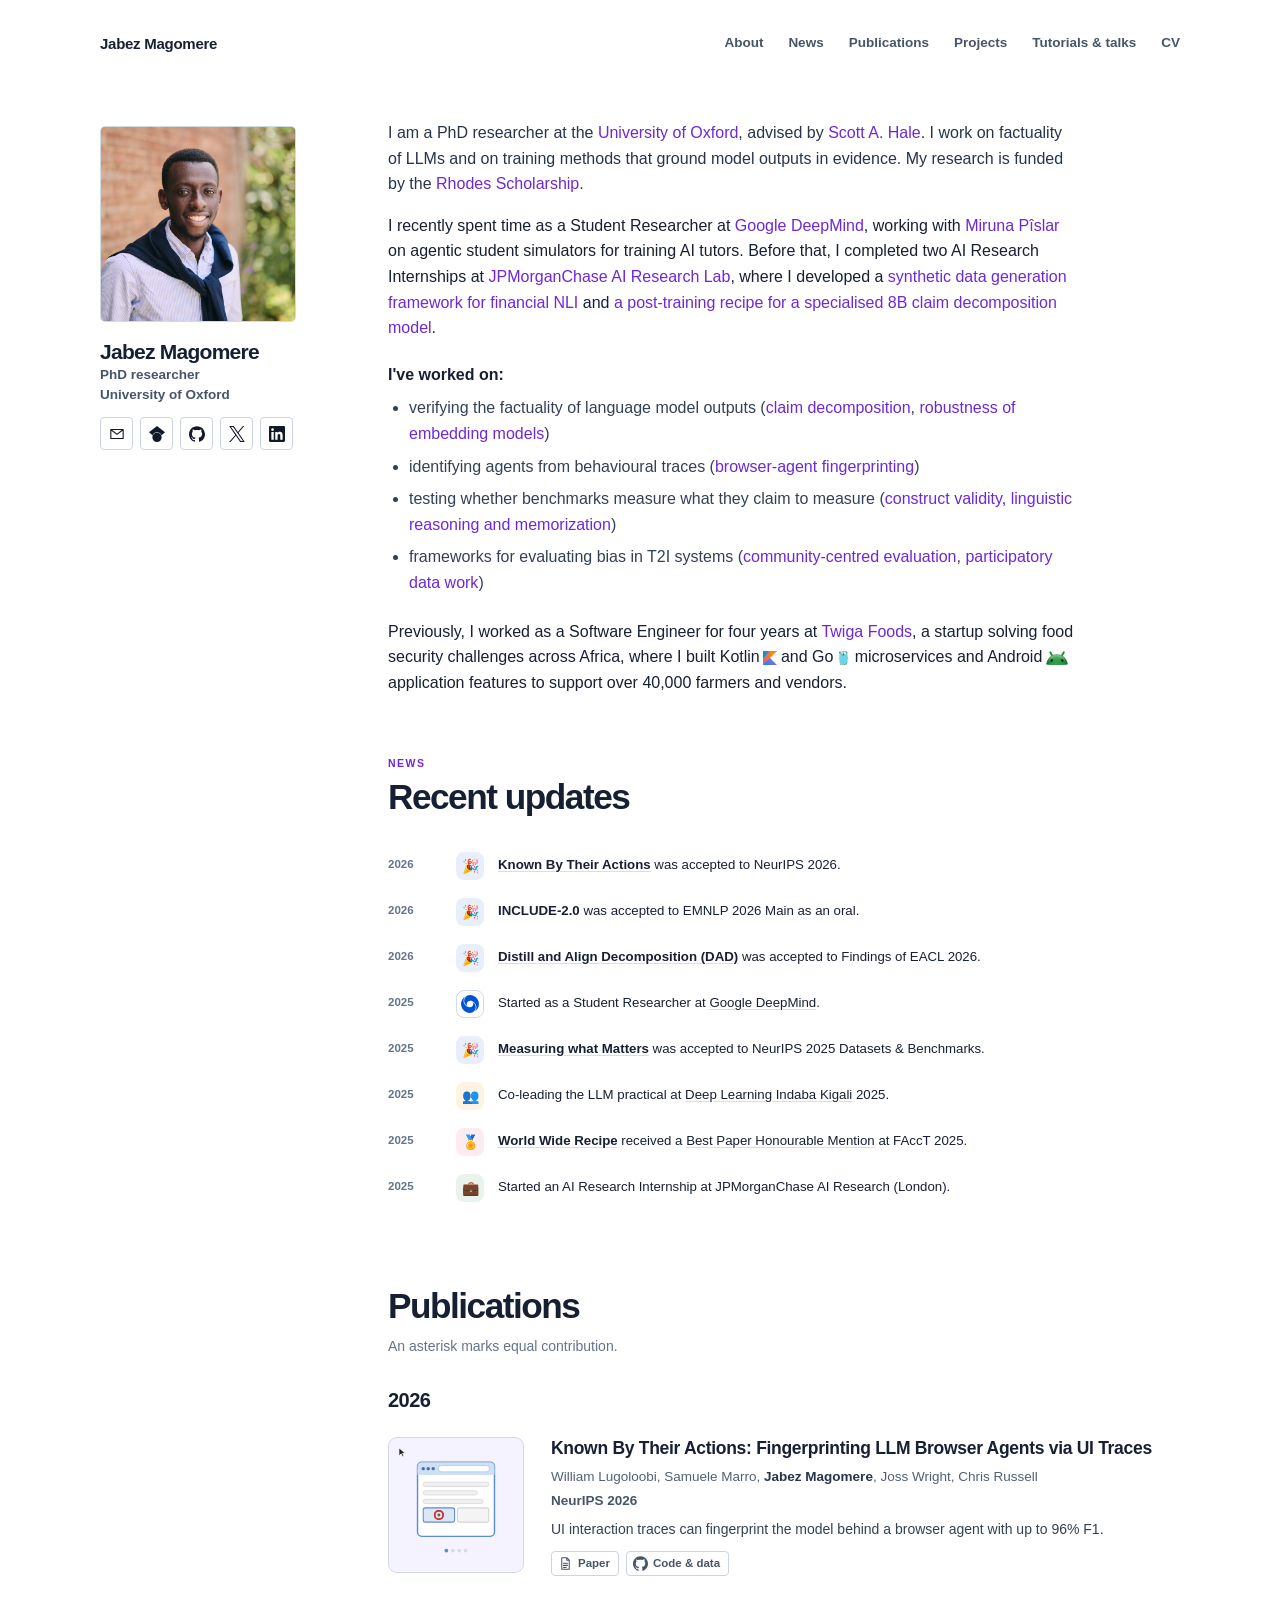
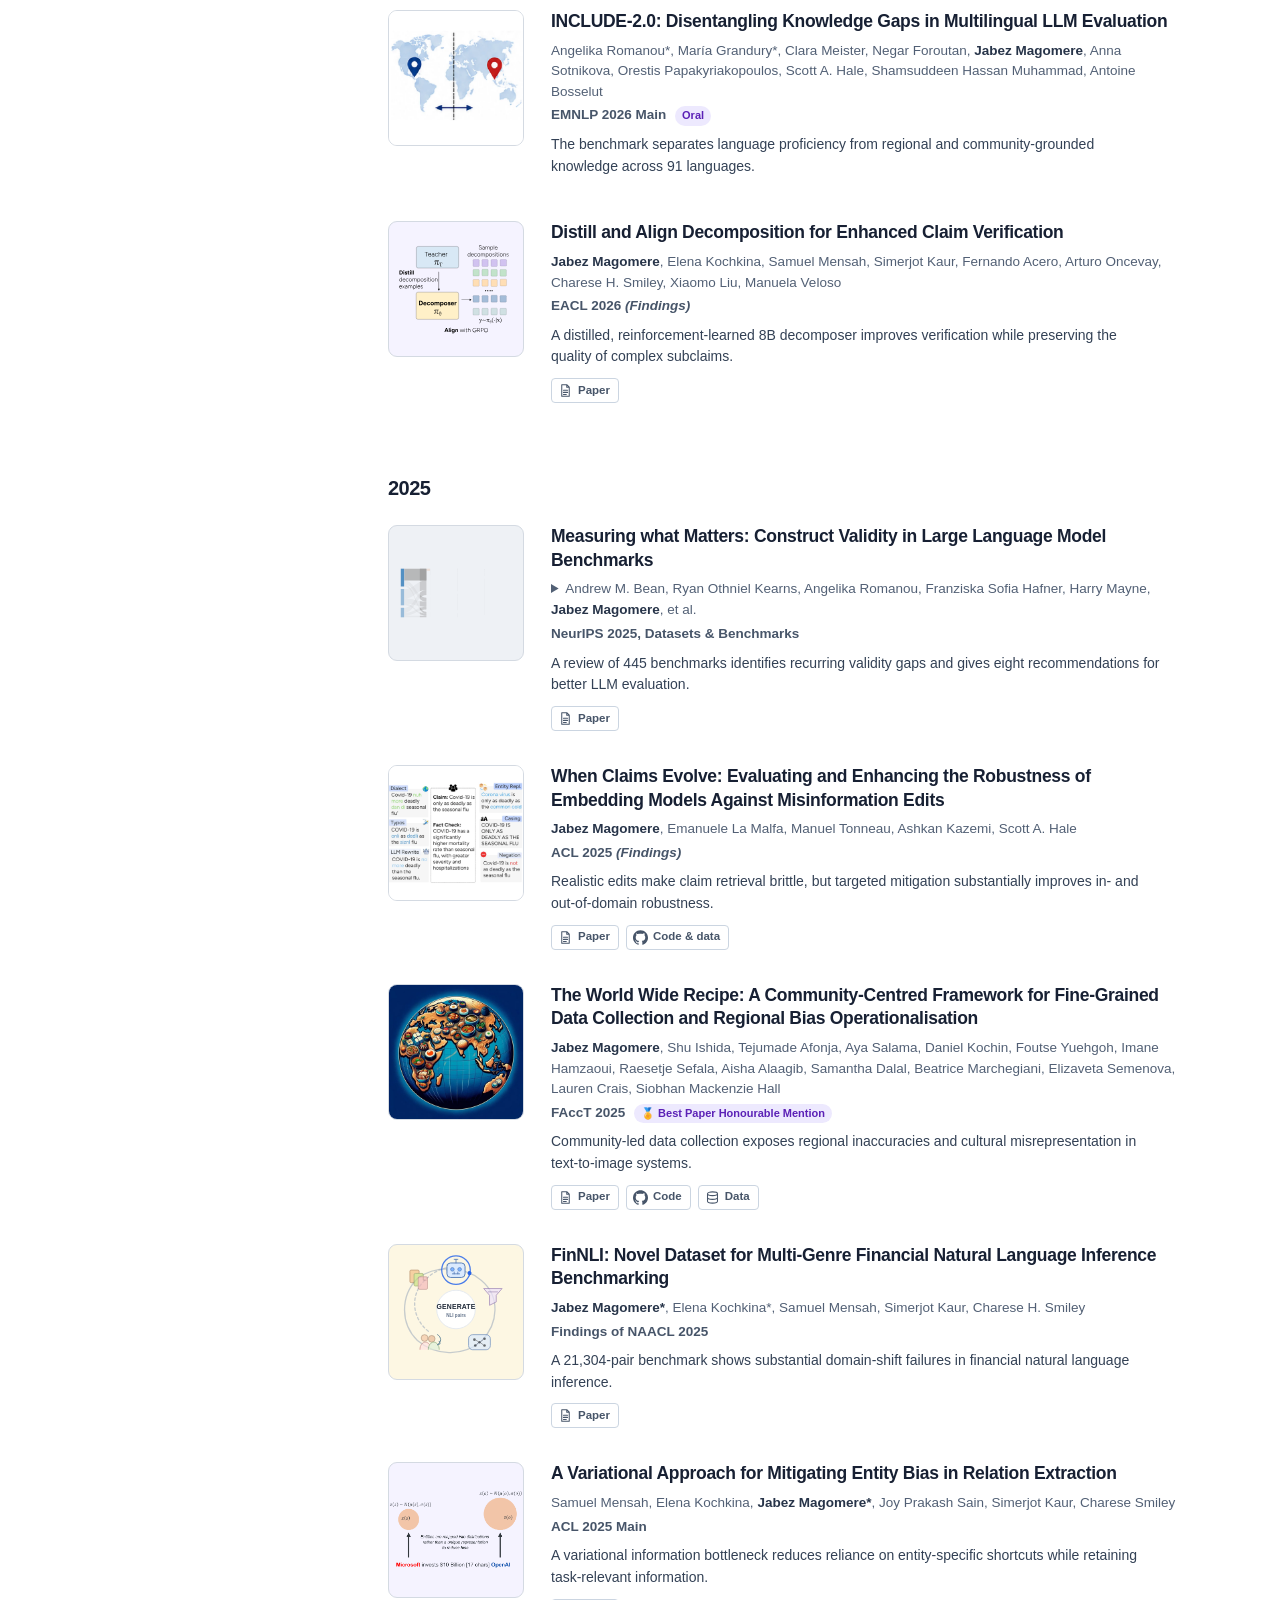
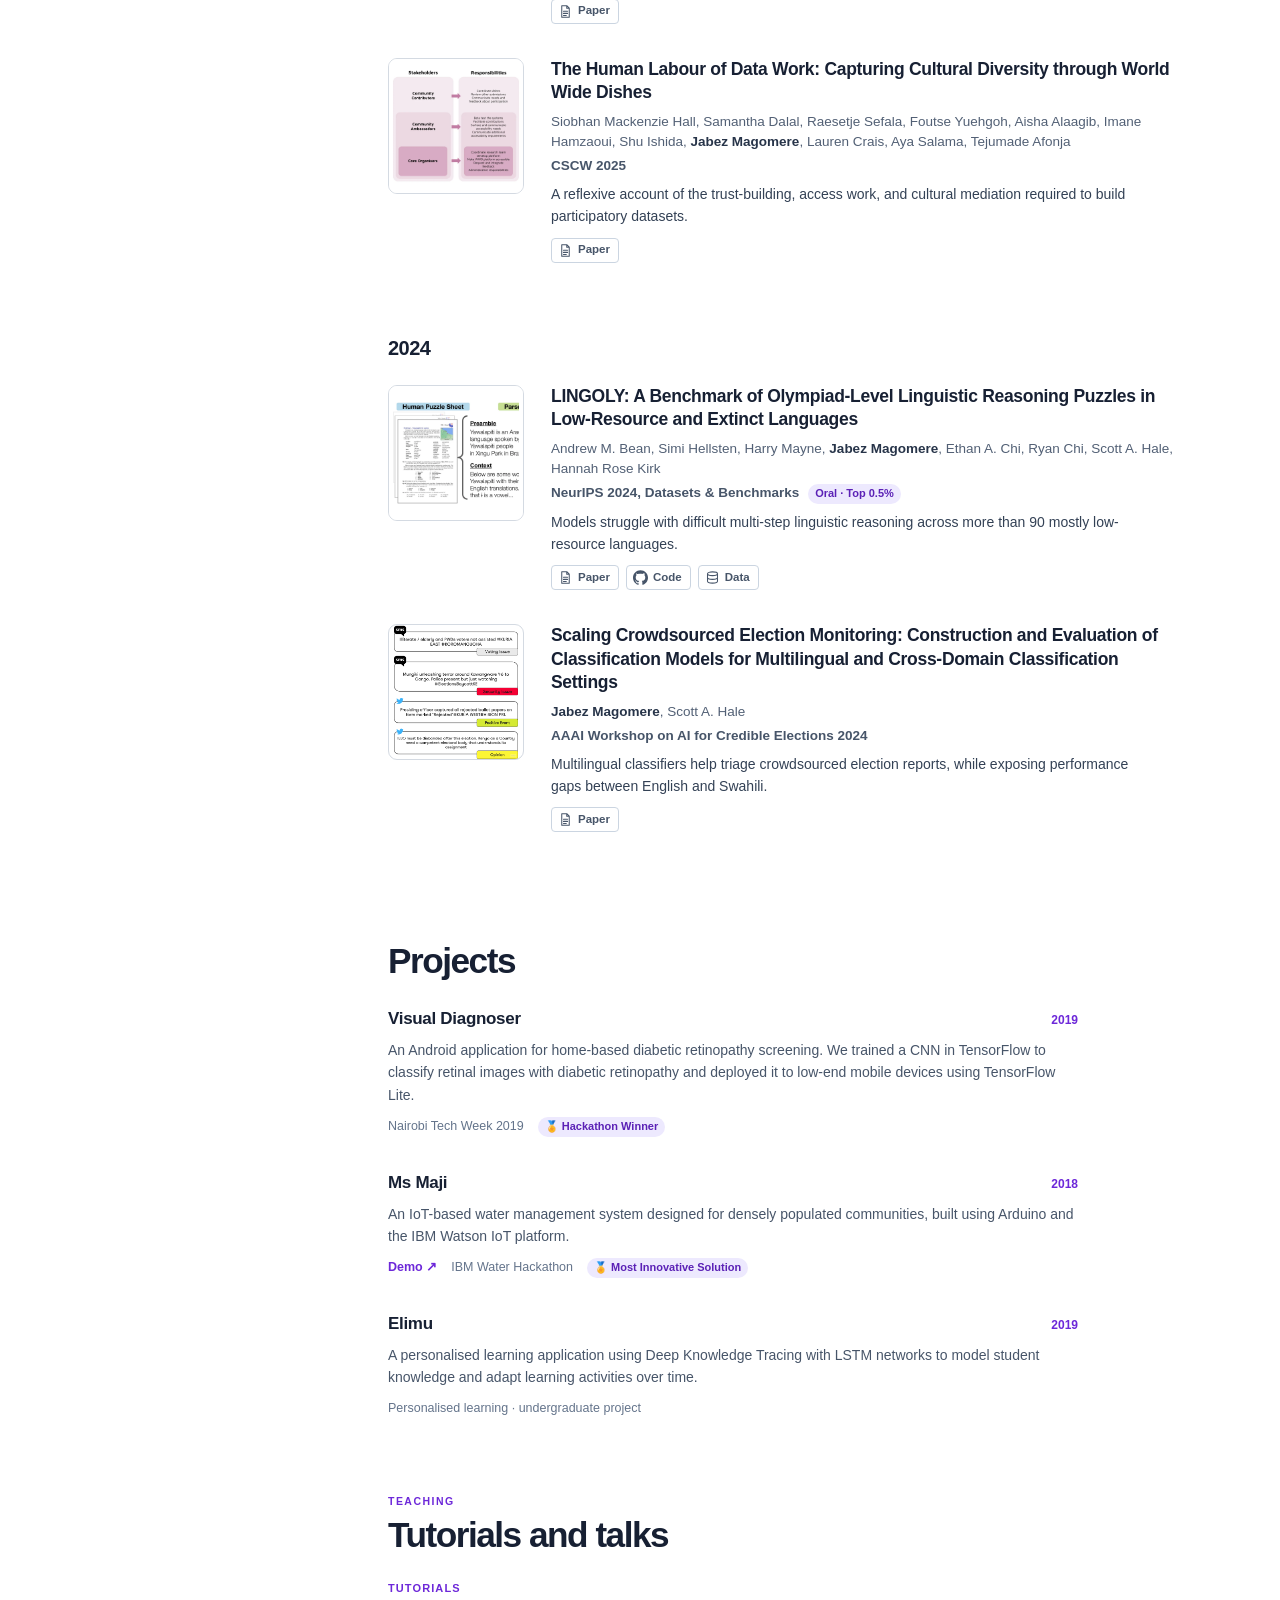
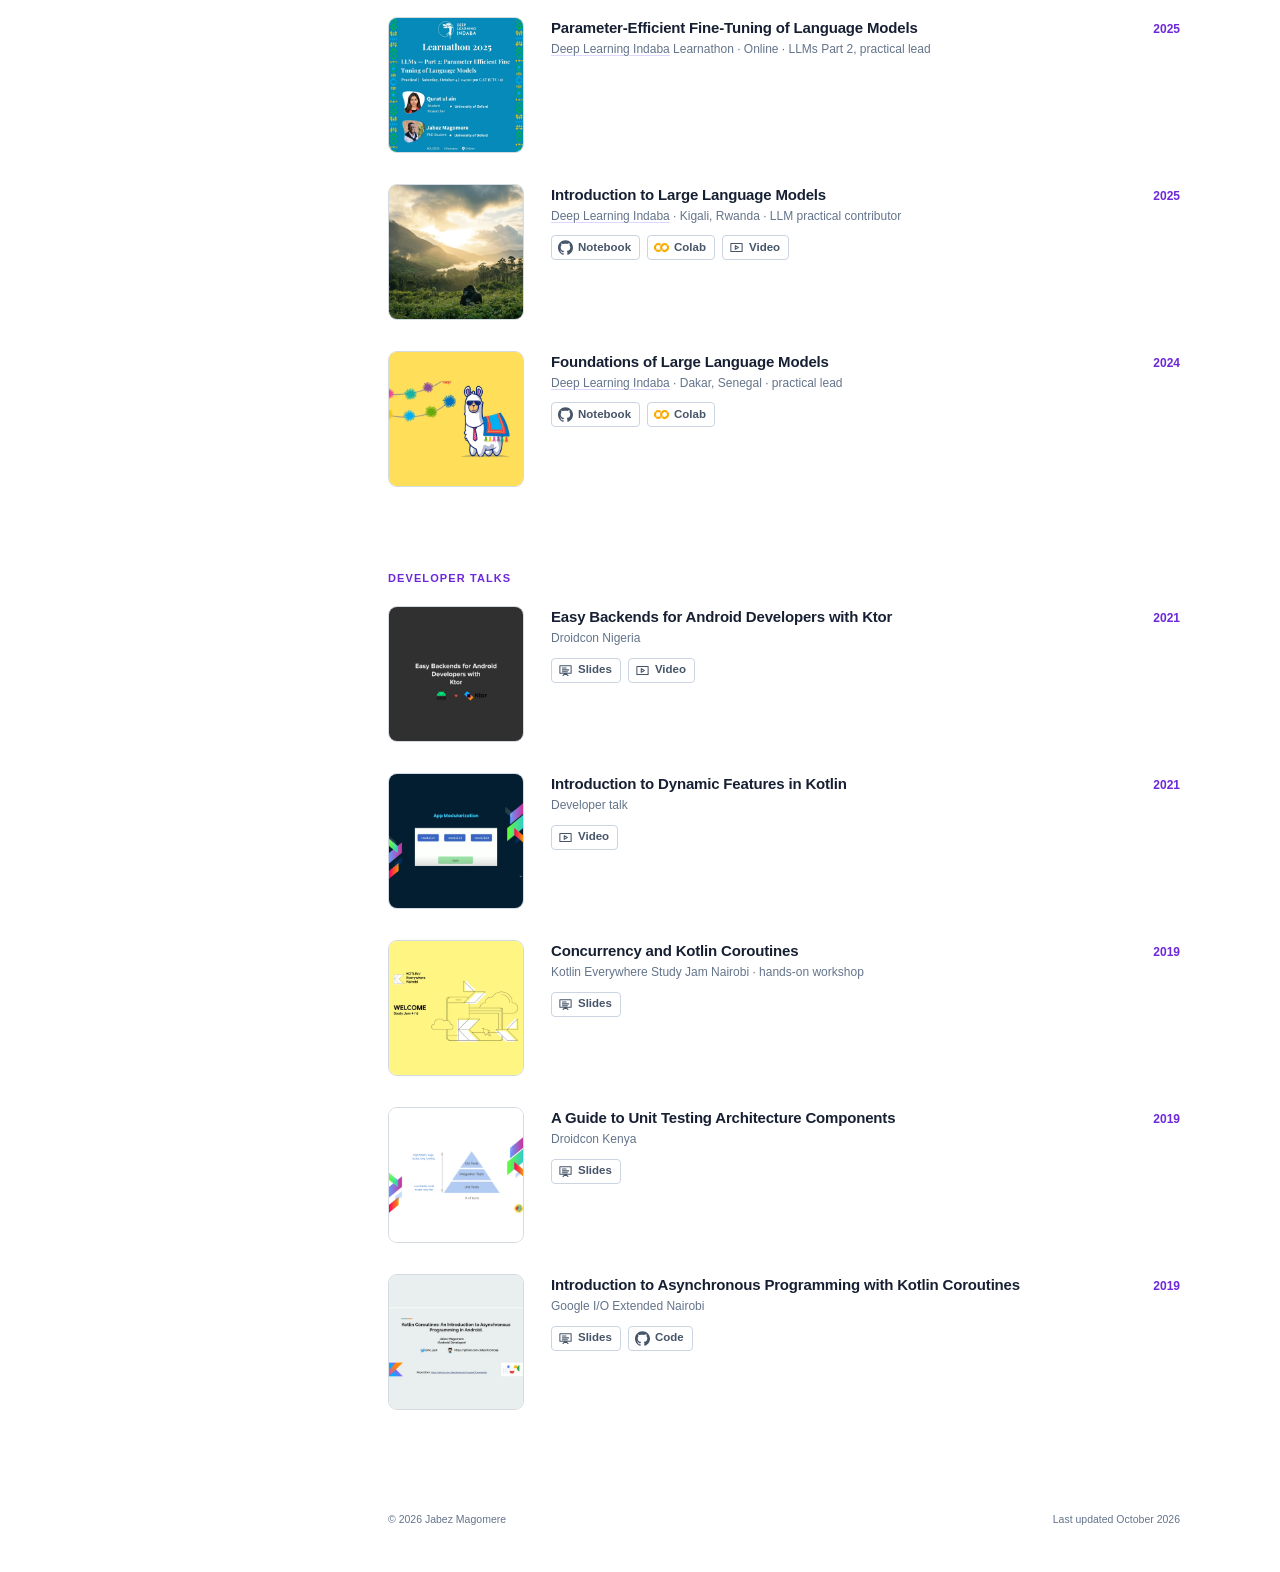
<file: jabez-static-site 2/index.html>
<!doctype html>
<html lang="en-GB">
<head>
  <meta charset="utf-8">
  <meta name="viewport" content="width=device-width, initial-scale=1">
  <meta name="description" content="Jabez Magomere is a PhD researcher at the University of Oxford working on language model evaluation, factuality, and evidence-grounded AI.">
  <meta name="author" content="Jabez Magomere">
  <meta name="theme-color" content="#ffffff">

  <meta property="og:title" content="Jabez Magomere — AI researcher">
  <meta property="og:description" content="Research on language model evaluation, factuality, and grounding model outputs in evidence.">
  <meta property="og:type" content="website">
  <meta property="og:image" content="assets/profile.jpg">
  <meta property="og:image:alt" content="Portrait of Jabez Magomere">
  <meta name="twitter:card" content="summary_large_image">
  <meta name="twitter:title" content="Jabez Magomere — AI researcher">
  <meta name="twitter:description" content="Research on language model evaluation, factuality, and grounding model outputs in evidence.">
  <meta name="twitter:image" content="assets/profile.jpg">

  <title>Jabez Magomere</title>
  <link rel="icon" href="favicon.ico" sizes="any">
  <link rel="icon" type="image/png" sizes="32x32" href="favicon-32x32.png">
  <link rel="icon" type="image/png" sizes="16x16" href="favicon-16x16.png">
  <link rel="apple-touch-icon" href="favicon-180x180.png">
  <link rel="stylesheet" href="style.css?v=22">
</head>

<body>
  <svg class="svg-defs" aria-hidden="true">
    <symbol id="icon-email" viewBox="0 0 24 24"><path d="M2.75 5.25h18.5v13.5H2.75zM3.5 6l8.5 6.5L20.5 6"/></symbol>
    <symbol id="icon-scholar" viewBox="0 0 24 24"><path class="brand-fill" d="M5.242 13.769 0 9.5 12 0l12 9.5-5.242 4.269C17.548 11.249 14.978 9.5 12 9.5c-2.977 0-5.548 1.748-6.758 4.269ZM12 10a7 7 0 1 0 0 14 7 7 0 0 0 0-14Z"/></symbol>
    <symbol id="icon-github" viewBox="0 0 24 24"><path class="brand-fill" d="M12 .297c-6.63 0-12 5.373-12 12 0 5.303 3.438 9.8 8.205 11.385.6.113.82-.258.82-.577 0-.285-.01-1.04-.015-2.04-3.338.724-4.042-1.61-4.042-1.61C4.422 18.07 3.633 17.7 3.633 17.7c-1.087-.744.084-.729.084-.729 1.205.084 1.838 1.236 1.838 1.236 1.07 1.835 2.809 1.305 3.495.998.108-.776.417-1.305.76-1.605-2.665-.3-5.466-1.332-5.466-5.93 0-1.31.465-2.38 1.235-3.22-.135-.303-.54-1.523.105-3.176 0 0 1.005-.322 3.3 1.23.96-.267 1.98-.399 3-.405 1.02.006 2.04.138 3 .405 2.28-1.552 3.285-1.23 3.285-1.23.645 1.653.24 2.873.12 3.176.765.84 1.23 1.91 1.23 3.22 0 4.61-2.805 5.625-5.475 5.92.42.36.81 1.096.81 2.22 0 1.606-.015 2.896-.015 3.286 0 .315.21.69.825.57C20.565 22.092 24 17.592 24 12.297c0-6.627-5.373-12-12-12"/></symbol>
    <symbol id="icon-x" viewBox="0 0 24 24"><path class="brand-fill" d="M14.234 10.162 22.977 0h-2.072l-7.591 8.824L7.251 0H.258l9.168 13.343L.258 24H2.33l8.016-9.318L16.749 24h6.993l-9.508-13.838Zm-2.837 3.299-.929-1.329L3.076 1.56h3.182l5.965 8.532.929 1.329 7.754 11.09h-3.182l-6.327-9.05Z"/></symbol>
    <symbol id="icon-linkedin" viewBox="0 0 24 24"><path class="brand-fill" d="M20.447 20.452h-3.554v-5.569c0-1.328-.027-3.037-1.852-3.037-1.853 0-2.136 1.445-2.136 2.939v5.667H9.351V9h3.414v1.561h.046c.477-.9 1.637-1.85 3.37-1.85 3.601 0 4.267 2.37 4.267 5.455v6.286ZM5.337 7.433c-1.144 0-2.063-.926-2.063-2.065 0-1.138.92-2.063 2.063-2.063 1.14 0 2.064.925 2.064 2.063 0 1.139-.925 2.065-2.064 2.065Zm1.782 13.019H3.555V9h3.564v11.452ZM22.225 0H1.771C.792 0 0 .774 0 1.729v20.542C0 23.227.792 24 1.771 24h20.451C23.2 24 24 23.227 24 22.271V1.729C24 .774 23.2 0 22.222 0h.003Z"/></symbol>
    <symbol id="icon-paper" viewBox="0 0 24 24"><path d="M6 2.75h8l4 4v14.5H6zM14 2.75v4h4M8.75 11.5h6.5M8.75 15h6.5M8.75 18.5h4.5"/></symbol>
    <symbol id="icon-data" viewBox="0 0 24 24"><path d="M4 6c0-1.65 3.58-3 8-3s8 1.35 8 3-3.58 3-8 3-8-1.35-8-3Zm0 0v6c0 1.65 3.58 3 8 3s8-1.35 8-3V6M4 12v6c0 1.65 3.58 3 8 3s8-1.35 8-3v-6"/></symbol>
    <symbol id="icon-slides" viewBox="0 0 24 24"><path d="M3 4.5h18v12H3zM8 20l4-3.5 4 3.5M7 8h6M7 11h10M7 14h8"/></symbol>
    <symbol id="icon-video" viewBox="0 0 24 24"><path d="M3 5.5h18v13H3z"/><path class="fill" d="m10 9 5 3-5 3z"/></symbol>
    <symbol id="icon-colab" viewBox="0 0 24 24"><path class="colab-fill" d="M16.9414 4.9757a7.033 7.033 0 0 0-4.9308 2.0646 7.033 7.033 0 0 0-.1232 9.8068l2.395-2.395a3.6455 3.6455 0 0 1 5.1497-5.1478l2.397-2.3989a7.033 7.033 0 0 0-4.8877-1.9297ZM7.07 4.9855a7.033 7.033 0 0 0-4.8878 1.9316l2.3911 2.3911a3.6434 3.6434 0 0 1 5.0227.1271l1.7341-2.9737-.0997-.0802A7.033 7.033 0 0 0 7.07 4.9855Zm15.0093 2.1721-2.3892 2.3911a3.6455 3.6455 0 0 1-5.1497 5.1497l-2.4067 2.4068a7.0362 7.0362 0 0 0 9.9456-9.9476ZM1.932 7.1674a7.033 7.033 0 0 0-.002 9.6816l2.397-2.397a3.6434 3.6434 0 0 1-.004-4.8916Zm7.664 7.4235c-1.38 1.3816-3.5863 1.411-5.0168.1134l-2.397 2.395c2.4693 2.3328 6.263 2.5753 9.0072.5455l.1368-.1115Z"/></symbol>
  </svg>

  <a class="skip-link" href="#main">Skip to content</a>

  <header class="site-header">
    <a class="site-name" href="#about" aria-label="Jabez Magomere, home">Jabez Magomere</a>
    <nav aria-label="Primary navigation">
      <a href="#about">About</a>
      <a href="#news">News</a>
      <a href="#publications">Publications</a>
      <a href="#projects">Projects</a>
      <a href="#talks">Tutorials &amp; talks</a>
      <a href="assets/jabez-magomere-cv.pdf">CV</a>
    </nav>
  </header>

  <div class="page-shell">
    <aside class="profile" aria-label="Profile and contact links">
      <div class="profile-photo-frame">
        <img class="profile-photo" src="assets/profile.jpg" alt="Jabez Magomere" width="196" height="196" fetchpriority="high">
      </div>

      <h1 class="profile-name">Jabez Magomere</h1>
      <p class="profile-role">PhD researcher<br>University of Oxford</p>

      <div class="social-links" aria-label="Contact and profiles">
        <a class="icon-link email-icon" href="mailto:jabez.magomere@keble.ox.ac.uk" aria-label="Email Jabez Magomere" title="Email"><svg aria-hidden="true"><use href="#icon-email"/></svg></a>
        <a class="icon-link scholar-icon" href="https://scholar.google.com/citations?user=BmMnUasAAAAJ" aria-label="Google Scholar profile" title="Google Scholar"><svg aria-hidden="true"><use href="#icon-scholar"/></svg></a>
        <a class="icon-link github-icon" href="https://github.com/JabezNzomo99" aria-label="GitHub profile" title="GitHub"><svg aria-hidden="true"><use href="#icon-github"/></svg></a>
        <a class="icon-link x-icon" href="https://x.com/jabez_magomere" aria-label="X profile" title="X"><svg aria-hidden="true"><use href="#icon-x"/></svg></a>
        <a class="icon-link linkedin-icon" href="https://uk.linkedin.com/in/jabez-magomere" aria-label="LinkedIn profile" title="LinkedIn"><svg aria-hidden="true"><use href="#icon-linkedin"/></svg></a>
      </div>

    </aside>

    <main id="main">
      <section class="intro" id="about">
        <div class="bio">
          <p class="intro-lead">I am a PhD researcher at the <a href="https://www.oii.ox.ac.uk/people/profiles/jabez-magomere/">University of Oxford</a>, advised by <a href="https://www.oii.ox.ac.uk/people/profiles/scott-hale/">Scott A. Hale</a>. I work on factuality of LLMs and on training methods that ground model outputs in evidence. My research is funded by the <a href="https://www.rhodeshouse.ox.ac.uk/scholar-community/rhodes-scholar-bios/rhodes-scholars-class-of-2022/jabez-magomere/">Rhodes Scholarship</a>.</p>

          <p>I recently spent time as a Student Researcher at <a href="https://deepmind.google/">Google DeepMind</a>, working with <a href="https://mirunapislar.github.io/">Miruna Pîslar</a> on agentic student simulators for training AI tutors. Before that, I completed two AI Research Internships at <a href="https://www.jpmorganchase.com/about/technology/research/ai">JPMorganChase AI Research Lab</a>, where I developed a <a href="https://aclanthology.org/2025.findings-naacl.257/">synthetic data generation framework for financial NLI</a> and <a href="https://aclanthology.org/2025.findings-naacl.258/">a post-training recipe for a specialised 8B claim decomposition model</a>.</p>

          <div class="worked-on">
            <p>I've worked on:</p>
            <ul>
              <li>verifying the factuality of language model outputs (<a href="https://aclanthology.org/2026.findings-eacl.309/">claim decomposition</a>, <a href="https://aclanthology.org/2025.findings-acl.1150/">robustness of embedding models</a>)</li>
              <li>identifying agents from behavioural traces (<a href="https://arxiv.org/abs/2605.14786">browser-agent fingerprinting</a>)</li>
              <li>testing whether benchmarks measure what they claim to measure (<a href="https://arxiv.org/abs/2511.04703">construct validity</a>, <a href="https://arxiv.org/abs/2406.06196">linguistic reasoning and memorization</a>)</li>
              <li>frameworks for evaluating bias in T2I systems (<a href="https://arxiv.org/abs/2406.09496">community-centred evaluation</a>, <a href="https://arxiv.org/abs/2502.05961">participatory data work</a>)</li>
            </ul>
          </div>

          <p>Previously, I worked as a Software Engineer for four years at <a href="https://twiga.com/">Twiga Foods</a>, a startup solving food security challenges across Africa, where I built <span class="tech">Kotlin<img class="tech-logo" src="assets/logos/kotlin.webp" alt="" width="48" height="48" loading="lazy" decoding="async"></span> and <span class="tech">Go<img class="tech-logo" src="assets/logos/go.svg" alt="" width="48" height="48" loading="lazy" decoding="async"></span> microservices and <span class="tech">Android<img class="tech-logo" src="assets/logos/android.webp" alt="" width="79" height="48" loading="lazy" decoding="async"></span> application features to support over 40,000 farmers and vendors.</p>
        </div>
      </section>

      <section class="content-section" id="news">
        <div class="section-heading">
          <p class="eyebrow">News</p>
          <h2>Recent updates</h2>
        </div>

        <ol class="news-list">
          <li>
            <time datetime="2026-09">2026</time>
            <span class="news-mark news-mark-paper" aria-hidden="true">🎉</span>
            <span class="news-text"><cite><a href="https://arxiv.org/abs/2605.14786">Known By Their Actions</a></cite> was accepted to NeurIPS 2026.</span>
          </li>
          <li>
            <time datetime="2026-08">2026</time>
            <span class="news-mark news-mark-paper" aria-hidden="true">🎉</span>
            <span class="news-text"><cite>INCLUDE-2.0</cite> was accepted to EMNLP 2026 Main as an oral.</span>
          </li>
          <li>
            <time datetime="2026-01">2026</time>
            <span class="news-mark news-mark-paper" aria-hidden="true">🎉</span>
            <span class="news-text"><cite><a href="https://aclanthology.org/2026.findings-eacl.309/">Distill and Align Decomposition (DAD)</a></cite> was accepted to Findings of EACL 2026.</span>
          </li>
          <li>
            <time datetime="2025-10">2025</time>
            <span class="news-mark news-mark-logo" aria-hidden="true"><img src="assets/logos/deepmind.svg" alt="" width="18" height="18"></span>
            <span class="news-text">Started as a Student Researcher at <a href="https://deepmind.google/">Google DeepMind</a>.</span>
          </li>
          <li>
            <time datetime="2025-09">2025</time>
            <span class="news-mark news-mark-paper" aria-hidden="true">🎉</span>
            <span class="news-text"><cite><a href="https://arxiv.org/abs/2511.04703">Measuring what Matters</a></cite> was accepted to NeurIPS 2025 Datasets &amp; Benchmarks.</span>
          </li>
          <li>
            <time datetime="2025-08">2025</time>
            <span class="news-mark news-mark-community" aria-hidden="true">👥</span>
            <span class="news-text">Co-leading the LLM practical at <a href="https://deeplearningindaba.com/">Deep Learning Indaba Kigali</a> 2025.</span>
          </li>
          <li>
            <time datetime="2025-06">2025</time>
            <span class="news-mark news-mark-award" aria-hidden="true">🏅</span>
            <span class="news-text"><cite><a href="https://arxiv.org/abs/2406.09496">World Wide Recipe</a></cite> received a <a href="https://facct-blog.github.io/2025-06-20/best-papers">Best Paper Honourable Mention</a> at FAccT 2025.</span>
          </li>
          <li>
            <time datetime="2025-06">2025</time>
            <span class="news-mark news-mark-role" aria-hidden="true">💼</span>
            <span class="news-text">Started an AI Research Internship at JPMorganChase AI Research (London).</span>
          </li>
        </ol>
      </section>

      <section class="content-section" id="publications">
        <div class="section-heading">
          <h2>Publications</h2>
          <p>An asterisk marks equal contribution.</p>
        </div>

        <div class="publication-list">
          <h3 class="publication-year-heading">2026</h3>
          <article class="publication" id="pub-actions">
            <div class="paper-mark mark-diagram"><picture><source srcset="assets/thumbnails/known-actions.webp" media="(prefers-reduced-motion: reduce)"><img src="assets/thumbnails/known-actions.svg" alt="" width="136" height="136" loading="lazy"></picture></div>
            <div class="publication-copy">
              <h3><a href="https://arxiv.org/abs/2605.14786">Known By Their Actions: Fingerprinting LLM Browser Agents via UI Traces</a></h3>
              <p class="authors">William Lugoloobi, Samuele Marro, <strong>Jabez Magomere</strong>, Joss Wright, Chris Russell</p>
              <p class="venue"><strong>NeurIPS 2026</strong></p>
              <p class="publication-summary">UI interaction traces can fingerprint the model behind a browser agent with up to 96% F1.</p>
              <div class="resource-links">
                <a class="resource-link" href="https://arxiv.org/abs/2605.14786"><svg aria-hidden="true"><use href="#icon-paper"/></svg><span>Paper</span></a>
                <a class="resource-link" href="https://github.com/KabakaWilliam/known_actions"><svg aria-hidden="true"><use href="#icon-github"/></svg><span>Code &amp; data</span></a>
              </div>
            </div>
          </article>

          <article class="publication" id="pub-include">
            <div class="paper-mark"><img src="assets/thumbnails/include-v2-0.webp" alt="" width="136" height="136" loading="lazy"></div>
            <div class="publication-copy">
              <h3>INCLUDE-2.0: Disentangling Knowledge Gaps in Multilingual LLM Evaluation</h3>
              <p class="authors">Angelika Romanou*, María Grandury*, Clara Meister, Negar Foroutan, <strong>Jabez Magomere</strong>, Anna Sotnikova, Orestis Papakyriakopoulos, Scott A. Hale, Shamsuddeen Hassan Muhammad, Antoine Bosselut</p>
              <p class="venue"><strong>EMNLP 2026 Main</strong> <span class="award">Oral</span></p>
              <p class="publication-summary">The benchmark separates language proficiency from regional and community-grounded knowledge across 91 languages.</p>
            </div>
          </article>

          <article class="publication" id="pub-distill">
            <div class="paper-mark mark-diagram"><img src="assets/thumbnails/distill-align.svg" alt="" width="136" height="136" loading="lazy"></div>
            <div class="publication-copy">
              <h3><a href="https://aclanthology.org/2026.findings-eacl.309/">Distill and Align Decomposition for Enhanced Claim Verification</a></h3>
              <p class="authors"><strong>Jabez Magomere</strong>, Elena Kochkina, Samuel Mensah, Simerjot Kaur, Fernando Acero, Arturo Oncevay, Charese H. Smiley, Xiaomo Liu, Manuela Veloso</p>
              <p class="venue"><strong>EACL 2026 <i>(Findings)</i></strong></p>
              <p class="publication-summary">A distilled, reinforcement-learned 8B decomposer improves verification while preserving the quality of complex subclaims.</p>
              <div class="resource-links">
                <a class="resource-link" href="https://aclanthology.org/2026.findings-eacl.309/"><svg aria-hidden="true"><use href="#icon-paper"/></svg><span>Paper</span></a>
              </div>
            </div>
          </article>

          <h3 class="publication-year-heading">2025</h3>
          <article class="publication" id="pub-measuring">
            <div class="paper-mark mark-diagram mark-grey"><picture><source srcset="assets/thumbnails/construct-validity.webp" media="(prefers-reduced-motion: reduce)"><img src="assets/thumbnails/construct-validity.svg" alt="" width="136" height="136" loading="lazy"></picture></div>
            <div class="publication-copy">
              <h3><a href="https://arxiv.org/abs/2511.04703">Measuring what Matters: Construct Validity in Large Language Model Benchmarks</a></h3>
              <details class="author-list">
                <summary>Andrew M. Bean, Ryan Othniel Kearns, Angelika Romanou, Franziska Sofia Hafner, Harry Mayne, <strong>Jabez Magomere</strong>, et al.</summary>
                <p>Andrew M. Bean*, Ryan Othniel Kearns, Angelika Romanou, Franziska Sofia Hafner, Harry Mayne, Jan Batzner, Negar Foroutan, Chris Schmitz, Karolina Korgul, Hunar Batra, Oishi Deb, Emma Beharry, Cornelius Emde, Thomas Foster, Anna Gausen, María Grandury, Simeng Han, Valentin Hofmann, Lujain Ibrahim, Hazel Kim, Hannah Rose Kirk, Fangru Lin, Gabrielle Kaili-May Liu, Lennart Luettgau, <strong>Jabez Magomere</strong>, Jonathan Rystrøm, Anna Sotnikova, Yushi Yang, Yilun Zhao, Adel Bibi, Antoine Bosselut, Ronald Clark, Arman Cohan, Jakob Foerster, Yarin Gal, Scott A. Hale, Inioluwa Deborah Raji, Christopher Summerfield, Philip H. S. Torr, Cozmin Ududec, Luc Rocher, Adam Mahdi</p>
              </details>
              <p class="venue"><strong>NeurIPS 2025, Datasets &amp; Benchmarks</strong></p>
              <p class="publication-summary">A review of 445 benchmarks identifies recurring validity gaps and gives eight recommendations for better LLM evaluation.</p>
              <div class="resource-links">
                <a class="resource-link" href="https://arxiv.org/abs/2511.04703"><svg aria-hidden="true"><use href="#icon-paper"/></svg><span>Paper</span></a>
              </div>
            </div>
          </article>

          <article class="publication" id="pub-claims">
            <div class="paper-mark"><img src="assets/thumbnails/claim-examples.webp" alt="" width="136" height="136" loading="lazy"></div>
            <div class="publication-copy">
              <h3><a href="https://aclanthology.org/2025.findings-acl.1150/">When Claims Evolve: Evaluating and Enhancing the Robustness of Embedding Models Against Misinformation Edits</a></h3>
              <p class="authors"><strong>Jabez Magomere</strong>, Emanuele La Malfa, Manuel Tonneau, Ashkan Kazemi, Scott A. Hale</p>
              <p class="venue"><strong>ACL 2025 <i>(Findings)</i></strong></p>
              <p class="publication-summary">Realistic edits make claim retrieval brittle, but targeted mitigation substantially improves in- and out-of-domain robustness.</p>
              <div class="resource-links">
                <a class="resource-link" href="https://aclanthology.org/2025.findings-acl.1150/"><svg aria-hidden="true"><use href="#icon-paper"/></svg><span>Paper</span></a>
                <a class="resource-link" href="https://github.com/JabezNzomo99/claim-matching-robustness"><svg aria-hidden="true"><use href="#icon-github"/></svg><span>Code &amp; data</span></a>
              </div>
            </div>
          </article>

          <article class="publication" id="pub-recipe">
            <div class="paper-mark"><img src="assets/thumbnails/food-globe.webp" alt="" width="136" height="136" loading="lazy"></div>
            <div class="publication-copy">
              <h3><a href="https://arxiv.org/abs/2406.09496">The World Wide Recipe: A Community-Centred Framework for Fine-Grained Data Collection and Regional Bias Operationalisation</a></h3>
              <p class="authors"><strong>Jabez Magomere</strong>, Shu Ishida, Tejumade Afonja, Aya Salama, Daniel Kochin, Foutse Yuehgoh, Imane Hamzaoui, Raesetje Sefala, Aisha Alaagib, Samantha Dalal, Beatrice Marchegiani, Elizaveta Semenova, Lauren Crais, Siobhan Mackenzie Hall</p>
              <p class="venue"><strong>FAccT 2025</strong> <span class="award">🏅 Best Paper Honourable Mention</span></p>
              <p class="publication-summary">Community-led data collection exposes regional inaccuracies and cultural misrepresentation in text-to-image systems.</p>
              <div class="resource-links">
                <a class="resource-link" href="https://arxiv.org/abs/2406.09496"><svg aria-hidden="true"><use href="#icon-paper"/></svg><span>Paper</span></a>
                <a class="resource-link" href="https://github.com/oxai/world-wide-dishes"><svg aria-hidden="true"><use href="#icon-github"/></svg><span>Code</span></a>
                <a class="resource-link" href="https://github.com/oxai/world-wide-dishes"><svg aria-hidden="true"><use href="#icon-data"/></svg><span>Data</span></a>
              </div>
            </div>
          </article>

          <article class="publication" id="pub-finnli">
            <div class="paper-mark mark-diagram mark-yellow"><picture><source srcset="assets/thumbnails/finnli.webp" media="(prefers-reduced-motion: reduce)"><img src="assets/thumbnails/finnli.svg" alt="" width="136" height="136" loading="lazy"></picture></div>
            <div class="publication-copy">
              <h3><a href="https://aclanthology.org/2025.findings-naacl.257/">FinNLI: Novel Dataset for Multi-Genre Financial Natural Language Inference Benchmarking</a></h3>
              <p class="authors"><strong>Jabez Magomere*</strong>, Elena Kochkina*, Samuel Mensah, Simerjot Kaur, Charese H. Smiley</p>
              <p class="venue"><strong>Findings of NAACL 2025</strong></p>
              <p class="publication-summary">A 21,304-pair benchmark shows substantial domain-shift failures in financial natural language inference.</p>
              <div class="resource-links">
                <a class="resource-link" href="https://aclanthology.org/2025.findings-naacl.257/"><svg aria-hidden="true"><use href="#icon-paper"/></svg><span>Paper</span></a>
              </div>
            </div>
          </article>

          <article class="publication" id="pub-variational">
            <div class="paper-mark mark-contain mark-lavender"><img src="assets/thumbnails/entity-bias.png" alt="" width="136" height="136" loading="lazy"></div>
            <div class="publication-copy">
              <h3><a href="https://aclanthology.org/2025.acl-short.53/">A Variational Approach for Mitigating Entity Bias in Relation Extraction</a></h3>
              <p class="authors">Samuel Mensah, Elena Kochkina, <strong>Jabez Magomere*</strong>, Joy Prakash Sain, Simerjot Kaur, Charese Smiley</p>
              <p class="venue"><strong>ACL 2025 Main</strong></p>
              <p class="publication-summary">A variational information bottleneck reduces reliance on entity-specific shortcuts while retaining task-relevant information.</p>
              <div class="resource-links">
                <a class="resource-link" href="https://aclanthology.org/2025.acl-short.53/"><svg aria-hidden="true"><use href="#icon-paper"/></svg><span>Paper</span></a>
              </div>
            </div>
          </article>

          <article class="publication" id="pub-labour">
            <div class="paper-mark"><img src="assets/thumbnails/data-labour.webp" alt="" width="136" height="136" loading="lazy"></div>
            <div class="publication-copy">
              <h3><a href="https://arxiv.org/abs/2502.05961">The Human Labour of Data Work: Capturing Cultural Diversity through World Wide Dishes</a></h3>
              <p class="authors">Siobhan Mackenzie Hall, Samantha Dalal, Raesetje Sefala, Foutse Yuehgoh, Aisha Alaagib, Imane Hamzaoui, Shu Ishida, <strong>Jabez Magomere</strong>, Lauren Crais, Aya Salama, Tejumade Afonja</p>
              <p class="venue"><strong>CSCW 2025</strong></p>
              <p class="publication-summary">A reflexive account of the trust-building, access work, and cultural mediation required to build participatory datasets.</p>
              <div class="resource-links">
                <a class="resource-link" href="https://arxiv.org/abs/2502.05961"><svg aria-hidden="true"><use href="#icon-paper"/></svg><span>Paper</span></a>
              </div>
            </div>
          </article>

          <h3 class="publication-year-heading">2024</h3>
          <article class="publication" id="pub-lingoly">
            <div class="paper-mark"><img src="assets/thumbnails/lingoly.webp" alt="" width="136" height="136" loading="lazy"></div>
            <div class="publication-copy">
              <h3><a href="https://arxiv.org/abs/2406.06196">LINGOLY: A Benchmark of Olympiad-Level Linguistic Reasoning Puzzles in Low-Resource and Extinct Languages</a></h3>
              <p class="authors">Andrew M. Bean, Simi Hellsten, Harry Mayne, <strong>Jabez Magomere</strong>, Ethan A. Chi, Ryan Chi, Scott A. Hale, Hannah Rose Kirk</p>
              <p class="venue"><strong>NeurIPS 2024, Datasets &amp; Benchmarks</strong> <span class="award">Oral · Top 0.5%</span></p>
              <p class="publication-summary">Models struggle with difficult multi-step linguistic reasoning across more than 90 mostly low-resource languages.</p>
              <div class="resource-links">
                <a class="resource-link" href="https://arxiv.org/abs/2406.06196"><svg aria-hidden="true"><use href="#icon-paper"/></svg><span>Paper</span></a>
                <a class="resource-link" href="https://github.com/am-bean/lingOly"><svg aria-hidden="true"><use href="#icon-github"/></svg><span>Code</span></a>
                <a class="resource-link" href="https://huggingface.co/datasets/ambean/lingOly"><svg aria-hidden="true"><use href="#icon-data"/></svg><span>Data</span></a>
              </div>
            </div>
          </article>

          <article class="publication" id="pub-election">
            <div class="paper-mark mark-contain"><img src="assets/thumbnails/election_monitoring.png" alt="" width="136" height="136" loading="lazy"></div>
            <div class="publication-copy">
              <h3><a href="https://arxiv.org/abs/2503.03582">Scaling Crowdsourced Election Monitoring: Construction and Evaluation of Classification Models for Multilingual and Cross-Domain Classification Settings</a></h3>
              <p class="authors"><strong>Jabez Magomere</strong>, Scott A. Hale</p>
              <p class="venue"><strong>AAAI Workshop on AI for Credible Elections 2024</strong></p>
              <p class="publication-summary">Multilingual classifiers help triage crowdsourced election reports, while exposing performance gaps between English and Swahili.</p>
              <div class="resource-links">
                <a class="resource-link" href="https://arxiv.org/abs/2503.03582"><svg aria-hidden="true"><use href="#icon-paper"/></svg><span>Paper</span></a>
              </div>
            </div>
          </article>
        </div>
      </section>

      <section id="projects" class="content-section projects">
        <h2>Projects</h2>

        <div class="project">
          <div class="project-header">
            <h3>Visual Diagnoser</h3>
            <span class="project-year">2019</span>
          </div>

          <p>An Android application for home-based diabetic retinopathy screening. We trained a CNN in TensorFlow to classify retinal images with diabetic retinopathy and deployed it to low-end mobile devices using TensorFlow Lite.</p>

          <p class="project-meta">
            <span>Nairobi Tech Week 2019</span>
            <span class="award">🏅 Hackathon Winner</span>
          </p>
        </div>

        <div class="project">
          <div class="project-header">
            <h3>Ms Maji</h3>
            <span class="project-year">2018</span>
          </div>

          <p>An IoT-based water management system designed for densely populated communities, built using Arduino and the IBM Watson IoT platform.</p>

          <p class="project-meta">
            <a href="https://vimeo.com/252369948/">Demo ↗</a>
            <span>IBM Water Hackathon</span>
            <span class="award">🏅 Most Innovative Solution</span>
          </p>
        </div>

        <div class="project">
          <div class="project-header">
            <h3>Elimu</h3>
            <span class="project-year">2019</span>
          </div>

          <p>A personalised learning application using Deep Knowledge Tracing with LSTM networks to model student knowledge and adapt learning activities over time.</p>

          <p class="project-meta">
            <span>Personalised learning · undergraduate project</span>
          </p>
        </div>
      </section>

      <section class="content-section" id="talks">
        <div class="section-heading">
          <p class="eyebrow">Teaching</p>
          <h2>Tutorials and talks</h2>
        </div>

        <div class="talk-section">
          <h3>Tutorials</h3>

          <article class="talk-row">
            <div class="talk-mark"><img src="assets/thumbnails/indaba-learnathon.webp" alt="" width="136" height="136" loading="lazy"></div>
            <div>
              <div class="talk-header"><h4>Parameter-Efficient Fine-Tuning of Language Models</h4><span class="talk-year">2025</span></div>
              <p class="talk-meta"><a href="https://deeplearningindaba.com/">Deep Learning Indaba</a> Learnathon · Online · LLMs Part 2, practical lead</p>
            </div>
          </article>

          <article class="talk-row">
            <div class="talk-mark"><img src="assets/thumbnails/indaba-kigali.webp" alt="" width="136" height="136" loading="lazy"></div>
            <div>
              <div class="talk-header"><h4><a href="https://github.com/deep-learning-indaba/indaba-pracs-2025/blob/main/practicals/LLMs/Part_1/Intro_to_LLM.ipynb">Introduction to Large Language Models</a></h4><span class="talk-year">2025</span></div>
              <p class="talk-meta"><a href="https://deeplearningindaba.com/">Deep Learning Indaba</a> · Kigali, Rwanda · LLM practical contributor</p>
              <div class="resource-links">
                <a class="resource-link" href="https://github.com/deep-learning-indaba/indaba-pracs-2025/blob/main/practicals/LLMs/Part_1/Intro_to_LLM.ipynb"><svg aria-hidden="true"><use href="#icon-github"/></svg><span>Notebook</span></a>
                <a class="resource-link colab-link" href="https://colab.research.google.com/github/deep-learning-indaba/indaba-pracs-2025/blob/main/practicals/LLMs/Part_1/Intro_to_LLM.ipynb"><svg aria-hidden="true"><use href="#icon-colab"/></svg><span>Colab</span></a>
                <a class="resource-link" href="https://www.youtube.com/watch?v=CpaQXfSlBzU&amp;list=PLICxY_yQeGYkoWdqyStdy_wn0mvAVaZ2-&amp;index=9"><svg aria-hidden="true"><use href="#icon-video"/></svg><span>Video</span></a>
              </div>
            </div>
          </article>

          <article class="talk-row">
            <div class="talk-mark"><img src="assets/thumbnails/indaba-dakar.webp" alt="" width="136" height="136" loading="lazy"></div>
            <div>
              <div class="talk-header"><h4><a href="https://github.com/deep-learning-indaba/indaba-pracs-2024/blob/main/practicals/Foundations_of_LLMs/foundations_of_llms_practical.ipynb">Foundations of Large Language Models</a></h4><span class="talk-year">2024</span></div>
              <p class="talk-meta"><a href="https://deeplearningindaba.com/">Deep Learning Indaba</a> · Dakar, Senegal · practical lead</p>
              <div class="resource-links">
                <a class="resource-link" href="https://github.com/deep-learning-indaba/indaba-pracs-2024/blob/main/practicals/Foundations_of_LLMs/foundations_of_llms_practical.ipynb"><svg aria-hidden="true"><use href="#icon-github"/></svg><span>Notebook</span></a>
                <a class="resource-link colab-link" href="https://colab.research.google.com/github/deep-learning-indaba/indaba-pracs-2024/blob/main/practicals/Foundations_of_LLMs/foundations_of_llms_practical.ipynb"><svg aria-hidden="true"><use href="#icon-colab"/></svg><span>Colab</span></a>
              </div>
            </div>
          </article>
        </div>

        <div class="talk-section">
          <h3>Developer talks</h3>

          <article class="talk-row">
            <div class="talk-mark"><img src="assets/thumbnails/easy-backends-ktor.webp" alt="" width="136" height="136" loading="lazy"></div>
            <div>
              <div class="talk-header"><h4><a href="https://speakerdeck.com/jabeznzomo99/easy-backends-for-android-developers-with-ktor">Easy Backends for Android Developers with Ktor</a></h4><span class="talk-year">2021</span></div>
              <p class="talk-meta">Droidcon Nigeria</p>
              <div class="resource-links">
                <a class="resource-link" href="https://speakerdeck.com/jabeznzomo99/easy-backends-for-android-developers-with-ktor"><svg aria-hidden="true"><use href="#icon-slides"/></svg><span>Slides</span></a>
                <a class="resource-link" href="https://www.youtube.com/watch?v=k-fiR3VKRq4&amp;t=1665s"><svg aria-hidden="true"><use href="#icon-video"/></svg><span>Video</span></a>
              </div>
            </div>
          </article>

          <article class="talk-row">
            <div class="talk-mark"><img src="assets/thumbnails/dynamic-features.webp" alt="" width="136" height="136" loading="lazy"></div>
            <div>
              <div class="talk-header"><h4><a href="https://www.youtube.com/watch?v=cVaP0NHdynk&amp;t=1333s">Introduction to Dynamic Features in Kotlin</a></h4><span class="talk-year">2021</span></div>
              <p class="talk-meta">Developer talk</p>
              <div class="resource-links">
                <a class="resource-link" href="https://www.youtube.com/watch?v=cVaP0NHdynk&amp;t=1333s"><svg aria-hidden="true"><use href="#icon-video"/></svg><span>Video</span></a>
              </div>
            </div>
          </article>

          <article class="talk-row">
            <div class="talk-mark"><img src="assets/thumbnails/kotlin-coroutines.webp" alt="" width="136" height="136" loading="lazy"></div>
            <div>
              <div class="talk-header"><h4><a href="https://speakerdeck.com/jabeznzomo99/kotlin-coroutines-hands-on">Concurrency and Kotlin Coroutines</a></h4><span class="talk-year">2019</span></div>
              <p class="talk-meta">Kotlin Everywhere Study Jam Nairobi · hands-on workshop</p>
              <div class="resource-links">
                <a class="resource-link" href="https://speakerdeck.com/jabeznzomo99/kotlin-coroutines-hands-on"><svg aria-hidden="true"><use href="#icon-slides"/></svg><span>Slides</span></a>
              </div>
            </div>
          </article>

          <article class="talk-row">
            <div class="talk-mark"><img src="assets/thumbnails/unit-testing.webp" alt="" width="136" height="136" loading="lazy"></div>
            <div>
              <div class="talk-header"><h4><a href="https://speakerdeck.com/jabeznzomo99/a-guide-to-unit-testing-architecture-components">A Guide to Unit Testing Architecture Components</a></h4><span class="talk-year">2019</span></div>
              <p class="talk-meta">Droidcon Kenya</p>
              <div class="resource-links">
                <a class="resource-link" href="https://speakerdeck.com/jabeznzomo99/a-guide-to-unit-testing-architecture-components"><svg aria-hidden="true"><use href="#icon-slides"/></svg><span>Slides</span></a>
              </div>
            </div>
          </article>

          <article class="talk-row">
            <div class="talk-mark"><img src="assets/thumbnails/async-coroutines.webp" alt="" width="136" height="136" loading="lazy"></div>
            <div>
              <div class="talk-header"><h4><a href="https://speakerdeck.com/jabeznzomo99/kotlin-coroutines-google-io-extended-2019-nairobi">Introduction to Asynchronous Programming with Kotlin Coroutines</a></h4><span class="talk-year">2019</span></div>
              <p class="talk-meta">Google I/O Extended Nairobi</p>
              <div class="resource-links">
                <a class="resource-link" href="https://speakerdeck.com/jabeznzomo99/kotlin-coroutines-google-io-extended-2019-nairobi"><svg aria-hidden="true"><use href="#icon-slides"/></svg><span>Slides</span></a>
                <a class="resource-link" href="https://github.com/JabezNzomo99/GoogleIOExtended19"><svg aria-hidden="true"><use href="#icon-github"/></svg><span>Code</span></a>
              </div>
            </div>
          </article>
        </div>
      </section>

      <footer>
        <p>© 2026 Jabez Magomere</p>
        <p>Last updated October 2026</p>
      </footer>
    </main>
  </div>
</body>
</html>
</file>
<file: style.css>
:root {
  --paper: #ffffff;
  --surface: #ffffff;
  --ink: #172033;
  --muted: #64748b;
  --accent: #6d28d9;
  --accent-dark: #5b21b6;
  --accent-soft: #f5f3ff;
  --accent-line: #ddd6fe;
  --rule: #dbe3ee;
  --frame-line: #d4dae2;
  --content-width: 1080px;
  --profile-width: 220px;
  --gutter: 68px;
}

* { box-sizing: border-box; }

html { scroll-padding-top: 28px; }

body {
  margin: 0;
  background: var(--paper);
  color: var(--ink);
  font-family: Inter, ui-sans-serif, -apple-system, BlinkMacSystemFont, "Segoe UI", Helvetica, Arial, sans-serif;
  font-size: 16px;
  line-height: 1.6;
  -webkit-font-smoothing: antialiased;
  text-rendering: optimizeLegibility;
}

::selection { background: #ede9fe; }

a {
  color: var(--accent);
  text-decoration: none;
}

a:hover { color: var(--accent-dark); }

a:focus-visible,
summary:focus-visible {
  border-radius: 3px;
  outline: 2px solid var(--accent);
  outline-offset: 4px;
}

img,
svg { display: block; }

p,
h1,
h2,
h3,
h4 { margin-top: 0; }

.svg-defs {
  position: absolute;
  width: 0;
  height: 0;
  overflow: hidden;
}

.skip-link {
  position: fixed;
  z-index: 10;
  top: 10px;
  left: 10px;
  padding: 8px 12px;
  transform: translateY(-150%);
  background: var(--ink);
  color: #fff;
}

.skip-link:focus { transform: translateY(0); }

.site-header,
.page-shell {
  width: min(calc(100% - 48px), var(--content-width));
  margin-inline: auto;
}

.site-header {
  position: sticky;
  top: 0;
  z-index: 20;
  display: grid;
  grid-template-columns: var(--profile-width) minmax(0, 1fr);
  gap: var(--gutter);
  /* Opaque so content scrolls underneath rather than showing through. */
  background: var(--paper);
  padding: 32px 0 22px;
}

/* Keep a section heading clear of the sticky header when jumped to by anchor. */
section[id] {
  scroll-margin-top: 92px;
}

.site-name {
  color: var(--ink);
  font-size: 15px;
  font-weight: 730;
  letter-spacing: -0.018em;
  text-decoration: none;
}

.site-header nav {
  grid-column: 2;
  display: flex;
  flex-wrap: wrap;
  justify-content: flex-end;
  gap: 25px;
}

.site-header nav a,
.nav-pending {
  color: #475569;
  font-size: 13.5px;
  font-weight: 620;
  text-decoration: none;
}

.site-header nav a:hover {
  color: var(--accent);
}

.nav-pending {
  color: #94a3b8;
  cursor: default;
}

.page-shell {
  display: grid;
  grid-template-columns: var(--profile-width) minmax(0, 1fr);
  gap: var(--gutter);
}

.profile {
  position: sticky;
  top: 28px;
  align-self: start;
  padding: 48px 0;
}

.profile-photo-frame {
  width: 196px;
  height: 196px;
  max-width: 100%;
  overflow: hidden;
  border: 1px solid var(--frame-line);
  border-radius: 5px;
  background: #e2e8f0;
}

.profile-photo {
  width: 100%;
  height: 100%;
  object-fit: cover;
  object-position: 36% 48%;
}

.profile-name {
  margin: 17px 0 1px;
  font-size: 21px;
  font-weight: 730;
  letter-spacing: -0.035em;
  line-height: 1.2;
}

.profile-role {
  margin: 0 0 13px;
  color: #475569;
  font-size: 13.5px;
  font-weight: 600;
  line-height: 1.45;
}

.social-links {
  display: flex;
  flex-wrap: wrap;
  gap: 7px;
}

.icon-link {
  display: grid;
  width: 33px;
  height: 33px;
  place-items: center;
  border: 1px solid #cbd5e1;
  border-radius: 4px;
  color: #111827;
  background: var(--surface);
  text-decoration: none;
}

/* Every profile icon highlights in the accent colour - previously only the
   email and scholar links did, and the rest fell through to a dark fill. */
.icon-link:hover,
.icon-link:focus-visible {
  border-color: var(--accent);
  color: var(--accent);
  background: var(--accent-soft);
}

.icon-link svg,
.resource-link svg,
.paper-mark svg,
.talk-mark svg,
.news-mark svg {
  fill: none;
  stroke: currentColor;
  stroke-linecap: round;
  stroke-linejoin: round;
  stroke-width: 1.65;
}

.icon-link svg {
  width: 16px;
  height: 16px;
}

.icon-link .fill,
.resource-link .fill,
.brand-fill {
  fill: currentColor;
  stroke: none;
}

.colab-fill {
  fill: #f9ab00;
  stroke: none;
}

.contact-note {
  max-width: 205px;
  margin: 17px 0 0;
  color: var(--muted);
  font-size: 12.25px;
  line-height: 1.5;
}

main { min-width: 0; }

.intro { padding: 42px 0 28px; }

.eyebrow {
  margin-bottom: 8px;
  color: var(--accent);
  font-size: 10.5px;
  font-weight: 780;
  letter-spacing: 0.14em;
  line-height: 1.2;
  text-transform: uppercase;
}

.bio { max-width: 690px; }
.bio p { margin-bottom: 16px; }
.bio p:last-child { margin-bottom: 0; }

.intro-lead {
  color: #273449;
  font-size: inherit;
  line-height: inherit;
}

.worked-on {
  margin: 21px 0 23px;
}

.worked-on > p {
  margin-bottom: 8px;
  font-size: inherit;
  font-weight: 700;
}

.worked-on ul {
  margin: 0;
  padding-left: 21px;
}

.worked-on li {
  margin-bottom: 7px;
  color: #334155;
  font-size: inherit;
  line-height: inherit;
}

.worked-on li:last-child { margin-bottom: 0; }

.content-section {
  padding: 34px 0 42px;
}

.section-heading {
  max-width: 680px;
  margin-bottom: 26px;
}

.section-heading h2 {
  margin-bottom: 10px;
  font-size: clamp(1.75rem, 3.4vw, 2.2rem);
  font-weight: 710;
  letter-spacing: -0.042em;
  line-height: 1.1;
}

.section-heading > p:last-child {
  margin-bottom: 0;
  color: var(--muted);
  font-size: 14px;
}

.publication-list { margin-top: 4px; }

.publication-year-heading {
  margin: 0 0 21px;
  padding: 0;
  color: var(--ink);
  font-size: 20px;
  font-weight: 720;
  letter-spacing: -0.025em;
}

.publication-year-heading:not(:first-child) { margin-top: 35px; }

.publication {
  display: grid;
  grid-template-columns: 136px minmax(0, 1fr);
  gap: 27px;
  padding: 0 0 34px;
  scroll-margin-top: 24px;
}

.paper-mark {
  display: grid;
  width: 136px;
  height: 136px;
  place-items: center;
  align-content: center;
  gap: 7px;
  overflow: hidden;
  border: 1px solid var(--frame-line);
  border-radius: 9px;
  color: var(--accent);
  background: var(--surface);
}

.paper-mark svg {
  width: 39px;
  height: 39px;
}

.paper-mark span {
  font-size: 10px;
  font-weight: 750;
  letter-spacing: 0.08em;
}

/* <picture> wraps the animated thumbnail; it must fill the mark like a bare
   <img> would, since .paper-mark is a grid and <picture> is inline by default. */
.paper-mark picture {
  display: block;
  width: 100%;
  height: 100%;
}

.paper-mark img,
.talk-mark img {
  width: 100%;
  height: 100%;
  object-fit: cover;
  /* Marks are square. Without this the box takes the image's own ratio - the
     width/height attributes only supply `aspect-ratio: auto 136/136`, and
     `auto` lets the loaded image override it - so a portrait source overflows
     and is clipped, and a landscape one sits short. Pinning the ratio makes
     the box exactly the mark, which is what object-fit needs to work. */
  aspect-ratio: 1;
}

/* Inline technology logos in running prose. The adjacent word names the
   technology, so the images are decorative and carry empty alt text. */
.tech {
  white-space: nowrap;
}

.tech-logo {
  /* Overrides the global `img, svg { display: block }` so the logo sits on
     the text baseline instead of forcing its own line. */
  display: inline-block;
  width: auto;
  height: 0.85em;
  margin-left: 0.2em;
  /* `middle` keys off the font's own x-height, so the logo stays optically
     centred on the lowercase letters whichever font in the stack resolves.
     A hand-tuned em offset only looks right in the font it was measured in. */
  vertical-align: middle;
}

/* SVG marks are diagrams, not photographs: show them whole rather than
   cropping to fill, on the soft accent so they carry the same visual weight
   as the full-bleed photo thumbnails. The raster marks keep `cover` above.
   `contain` is harmless for a square diagram and stops a landscape one
   losing its edge labels. */
.paper-mark img[src$=".svg"] {
  object-fit: contain;
}

/* For a near-square source, show it whole rather than letting the square mark
   crop its edges. The image is transparent-backed, so the thin bars this
   leaves are indistinguishable from the mark's own ground. */
.paper-mark.mark-contain img,
.talk-mark.mark-contain img {
  object-fit: contain;
}

/* Tint and padding live on the mark, not the image: a non-square diagram's
   <img> collapses to its own aspect ratio (the mark is a grid with
   place-items:center, so the item is never stretched), which left the
   letterbox bands unpainted when the background sat on the image. */
.paper-mark.mark-diagram {
  padding: 10px;
  background: var(--accent-soft);
}

/* Per-paper tints, so a mark can sit on something other than the default
   lavender when the diagram's own palette suits a different ground. */
.paper-mark.mark-grey,     .talk-mark.mark-grey     { background: #eef1f5; }
.paper-mark.mark-yellow,   .talk-mark.mark-yellow   { background: #fdf7e3; }
.paper-mark.mark-lavender, .talk-mark.mark-lavender { background: var(--accent-soft); }
.paper-mark.mark-teal,     .talk-mark.mark-teal     { background: #e4f2f1; }
.paper-mark.mark-navy,     .talk-mark.mark-navy     { background: #0d1b2a; }
/* For a dark-ground slide, so letterbox bars match the image instead of
   framing it in a pale colour. */
.paper-mark.mark-dark,     .talk-mark.mark-dark     { background: #303030; }

.publication-copy {
  min-width: 0;
}

.publication h3 {
  max-width: 720px;
  margin-bottom: 7px;
  font-size: 17.5px;
  font-weight: 690;
  letter-spacing: -0.017em;
  line-height: 1.35;
}

.publication h3 a {
  color: var(--ink);
  text-decoration: none;
}

.publication h3 a:hover {
  color: var(--accent);
}

.bio a:hover,
.worked-on a:hover,
.project a:hover {
  border-radius: 2px;
  background: var(--accent-soft);
}

.authors,
.author-list,
.venue {
  font-size: 13.5px;
  line-height: 1.52;
}

.authors {
  margin-bottom: 3px;
  color: #526075;
}

.authors strong,
.author-list strong {
  color: #273449;
  font-weight: 730;
}

.venue {
  margin-bottom: 7px;
  color: var(--muted);
}

.venue strong {
  color: #475569;
  font-weight: 650;
}

.award {
  display: inline-block;
  margin-left: 5px;
  padding: 2px 7px 3px;
  border-radius: 999px;
  color: var(--accent-dark);
  background: #ede9fe;
  font-size: 11px;
  font-weight: 740;
  line-height: 1.35;
}

.publication-summary {
  max-width: 610px;
  margin: 8px 0 10px;
  color: #334155;
  font-size: 14px;
  line-height: 1.55;
}

.author-list {
  margin: 0 0 4px;
  color: #526075;
}

.author-list summary { cursor: pointer; }

.author-list p {
  margin: 8px 0 0;
  padding: 10px 13px;
  border-radius: 6px;
  background: var(--accent-soft);
}

.resource-links {
  display: flex;
  flex-wrap: wrap;
  gap: 7px;
}

.resource-link {
  display: inline-flex;
  align-items: center;
  gap: 5px;
  padding: 4px 8px 4px 6px;
  border: 1px solid #cbd5e1;
  border-radius: 4px;
  color: #475569;
  background: var(--surface);
  font-size: 11.5px;
  font-weight: 670;
  line-height: 1.2;
  text-decoration: none;
}

.resource-link:hover {
  border-color: var(--accent);
  color: var(--accent);
  background: var(--accent-soft);
}

.resource-link svg {
  width: 15px;
  height: 15px;
  flex: 0 0 auto;
}

.colab-link svg { color: #f9ab00; }

.news-list {
  margin: 0;
  padding: 0;
  list-style: none;
}

/* Borderless rows: year, a category chip, then the text. */
.news-list li {
  display: grid;
  grid-template-columns: 54px 28px minmax(0, 1fr);
  gap: 14px;
  align-items: start;
  padding: 9px 0;
  font-size: 13.25px;
  line-height: 1.55;
}

.news-list time {
  padding-top: 4px;
  color: var(--muted);
  font-size: 11.5px;
  font-variant-numeric: tabular-nums;
  font-weight: 670;
}

.news-mark {
  display: grid;
  width: 28px;
  height: 28px;
  place-items: center;
  border-radius: 8px;
  font-size: 14px;
  line-height: 1;
}

.news-mark img {
  width: 18px;
  height: 18px;
  object-fit: contain;
}

.news-mark svg {
  width: 15px;
  height: 15px;
  stroke-width: 2;
}

/* Each chip pairs a pale ground with a deeper ink of the same hue. */
.news-mark-paper     { background: #e9eefc; color: #2f4fb0; }
.news-mark-award     { background: #fcebf1; color: #b0356b; }
.news-mark-community { background: #fdf3e2; color: #a2661a; }
.news-mark-role      { background: #e9f3ec; color: #2f7a4d; }
.news-mark-logo      { background: var(--surface); border: 1px solid var(--frame-line); }

.news-text {
  padding-top: 3px;
}

.news-list cite {
  font-style: normal;
  font-weight: 630;
}

.talk-section {
  margin-top: 52px;
}

.section-heading + .talk-section { margin-top: 0; }

.talk-section > h3 {
  margin: 0;
  padding: 0 0 19px;
  color: var(--accent);
  font-size: 11px;
  font-weight: 760;
  letter-spacing: 0.1em;
  text-transform: uppercase;
}

.talk-row {
  display: grid;
  grid-template-columns: 136px minmax(0, 1fr);
  gap: 27px;
  padding: 0 0 31px;
}

.talk-mark {
  display: grid;
  width: 136px;
  height: 136px;
  place-items: center;
  align-content: center;
  gap: 5px;
  overflow: hidden;
  border: 1px solid var(--frame-line);
  border-radius: 9px;
  color: var(--accent);
  background: var(--accent-soft);
}

.talk-mark svg {
  width: 39px;
  height: 39px;
}

.talk-mark span {
  font-size: 9px;
  font-weight: 750;
  letter-spacing: 0.07em;
}

.talk-row h4 {
  margin-bottom: 2px;
  font-size: 15px;
  font-weight: 680;
  letter-spacing: -0.012em;
  line-height: 1.4;
}

.talk-header {
  display: flex;
  align-items: baseline;
  justify-content: space-between;
  gap: 20px;
}

.talk-year {
  flex: 0 0 auto;
  color: var(--accent);
  font-size: 12px;
  font-weight: 720;
}

.talk-row h4 a {
  color: var(--ink);
  text-decoration: none;
}

.talk-row h4 a:hover {
  color: var(--accent);
}

.talk-meta {
  margin-bottom: 9px;
  color: var(--muted);
  font-size: 12px;
}

/* Links inside the muted meta line stay muted - a purple venue name on every
   row would pull focus from the talk titles. Underlined so they read as links. */
.talk-meta a,
.news-list a {
  color: inherit;
  text-decoration: underline;
  text-underline-offset: 2px;
  text-decoration-color: var(--accent-line);
}

.talk-meta a:hover,
.news-list a:hover {
  color: var(--accent);
  text-decoration-color: currentColor;
}

.talk-row .resource-links { margin-top: 8px; }

.projects > h2 {
  margin-bottom: 24px;
  font-size: clamp(1.75rem, 3.4vw, 2.2rem);
  font-weight: 710;
  letter-spacing: -0.042em;
  line-height: 1.1;
}

.project {
  max-width: 690px;
  margin-bottom: 32px;
  padding: 0;
  border: 0;
  background: transparent;
  box-shadow: none;
}

.project:last-child { margin-bottom: 0; }

.project-with-image {
  display: grid;
  grid-template-columns: 136px minmax(0, 1fr);
  gap: 22px;
  align-items: start;
}

.project-image-frame {
  width: 136px;
  height: 136px;
  overflow: hidden;
  border: 1px solid var(--frame-line);
  border-radius: 9px;
  background: var(--accent-soft);
}

.project-image-frame img {
  width: 100%;
  height: 100%;
  object-fit: contain;
}

.project-copy { min-width: 0; }

.project-header {
  display: flex;
  align-items: baseline;
  justify-content: space-between;
  gap: 20px;
  margin-bottom: 7px;
}

.project-header h3 {
  margin: 0;
  font-size: 17px;
  font-weight: 700;
  letter-spacing: -0.018em;
}

.project-year {
  flex: 0 0 auto;
  color: var(--accent);
  font-size: 12px;
  font-weight: 720;
}

.project > p,
.project-copy > p {
  margin: 0;
  color: #475569;
  font-size: 14px;
  line-height: 1.58;
}

.project-meta {
  display: flex;
  flex-wrap: wrap;
  align-items: center;
  gap: 7px 14px;
  margin-top: 11px !important;
  color: var(--muted) !important;
  font-size: 12.5px !important;
}

.project-meta a { font-weight: 650; }

.project-meta .award { margin-left: 0; }

.project-list { border-top: 1px solid var(--rule); }

.project-list article {
  display: grid;
  grid-template-columns: 155px minmax(0, 1fr);
  gap: 24px;
  padding: 18px 0;
  border-bottom: 1px solid var(--rule);
}

.project-list h3 {
  margin-bottom: 0;
  font-size: 13.5px;
  font-weight: 690;
}

.project-list p {
  max-width: 590px;
  margin: 0;
  color: #475569;
  font-size: 13px;
  line-height: 1.52;
}

.awards-block { margin-top: 45px; }

.awards-block h3 {
  margin-bottom: 12px;
  font-size: 15px;
  font-weight: 700;
}

.awards-block ul {
  margin: 0;
  padding: 0;
  border-top: 1px solid var(--rule);
  list-style: none;
}

.awards-block li {
  display: grid;
  grid-template-columns: 58px minmax(0, 1fr);
  gap: 18px;
  padding: 11px 0;
  border-bottom: 1px solid var(--rule);
  color: #475569;
  font-size: 12.75px;
}

.awards-block li span {
  color: var(--accent);
  font-size: 11.5px;
  font-weight: 690;
}

footer {
  display: flex;
  justify-content: space-between;
  gap: 24px;
  padding: 28px 0 44px;
  color: var(--muted);
  font-size: 10.5px;
}

footer p { margin: 0; }

@media (max-width: 850px) {
  :root {
    --profile-width: 190px;
    --gutter: 44px;
  }

  .site-header,
  .page-shell { width: min(calc(100% - 40px), var(--content-width)); }

  .profile-photo-frame {
    width: 176px;
    height: 176px;
  }

}

@media (max-width: 680px) {
  .news-list li {
    grid-template-columns: 46px 26px minmax(0, 1fr);
    gap: 12px;
  }

  .news-mark {
    width: 26px;
    height: 26px;
  }

  html { scroll-padding-top: 18px; }

  .site-header,
  .page-shell { width: min(calc(100% - 34px), var(--content-width)); }

  .site-header {
    display: block;
    padding: 23px 0 15px;
  }

  .site-name {
    display: block;
    margin-bottom: 13px;
  }

  .site-header nav {
    gap: 21px;
    overflow-x: auto;
    flex-wrap: nowrap;
    justify-content: flex-start;
    padding-bottom: 2px;
    white-space: nowrap;
    scrollbar-width: none;
  }

  .site-header nav::-webkit-scrollbar { display: none; }

  .page-shell { display: block; }

  .profile {
    position: static;
    display: grid;
    grid-template-columns: 128px minmax(0, 1fr);
    gap: 0 20px;
    padding: 32px 0 0;
  }

  .profile-photo-frame {
    grid-row: 1 / span 3;
    width: 128px;
    height: 128px;
  }

  .profile-name {
    align-self: end;
    margin: 0 0 2px;
    font-size: 19px;
  }

  .profile-role {
    align-self: start;
    margin: 0 0 10px;
  }

  .social-links { align-self: start; }

  .contact-note {
    grid-column: 2;
    margin-top: 11px;
  }

  .intro { padding: 32px 0 24px; }
  .content-section { padding: 30px 0 36px; }

  .publication {
    grid-template-columns: 112px minmax(0, 1fr);
    gap: 20px;
    padding-bottom: 36px;
  }

  .paper-mark {
    width: 112px;
    height: 112px;
  }

  .talk-row {
    grid-template-columns: 112px minmax(0, 1fr);
    gap: 20px;
  }

  .talk-mark {
    width: 112px;
    height: 112px;
  }

  .project-with-image {
    grid-template-columns: 112px minmax(0, 1fr);
    gap: 18px;
  }

  .project-image-frame {
    width: 112px;
    height: 112px;
  }
}

@media (max-width: 470px) {
  body { font-size: 15.5px; }

  .profile {
    grid-template-columns: 104px minmax(0, 1fr);
    gap: 0 16px;
  }

  .profile-photo-frame {
    width: 104px;
    height: 104px;
  }

  .icon-link {
    width: 30px;
    height: 30px;
  }

  .contact-note {
    grid-column: 1 / -1;
    max-width: none;
    margin-top: 14px;
  }

  .publication {
    grid-template-columns: 78px minmax(0, 1fr);
    gap: 14px;
  }

  .paper-mark {
    width: 76px;
    height: 76px;
  }

  .paper-mark svg {
    width: 25px;
    height: 25px;
  }

  .paper-mark span { font-size: 8px; }

  .news-list li {
    grid-template-columns: 40px 24px minmax(0, 1fr);
    gap: 10px;
    font-size: 12.75px;
  }

  .news-mark {
    width: 24px;
    height: 24px;
    border-radius: 7px;
    font-size: 12px;
  }

  .news-mark img {
    width: 15px;
    height: 15px;
  }

  .talk-row {
    grid-template-columns: 78px minmax(0, 1fr);
    gap: 14px;
  }

  .talk-mark {
    width: 76px;
    height: 76px;
  }

  .talk-mark svg {
    width: 25px;
    height: 25px;
  }

  .project { padding: 0; }

  .project-with-image {
    grid-template-columns: 88px minmax(0, 1fr);
    gap: 13px;
  }

  .project-image-frame {
    width: 88px;
    height: 88px;
  }

  .project-header {
    gap: 12px;
  }

  .awards-block li {
    grid-template-columns: 46px minmax(0, 1fr);
    gap: 12px;
  }

  .project-list article {
    grid-template-columns: 1fr;
    gap: 4px;
  }

  footer {
    flex-direction: column;
    gap: 2px;
  }
}

@media print {
  .site-header,
  .social-links,
  .contact-note,
  .resource-links { display: none; }

  .page-shell {
    display: block;
    width: 100%;
  }

  .profile {
    position: static;
    float: right;
    width: 160px;
    padding: 0 0 20px 24px;
  }

  .profile-photo-frame {
    width: 140px;
    height: 140px;
  }
}
</file>
<file: jabez-static-site 2/style.css>
:root {
  --paper: #ffffff;
  --surface: #ffffff;
  --ink: #172033;
  --muted: #64748b;
  --accent: #6d28d9;
  --accent-dark: #5b21b6;
  --accent-soft: #f5f3ff;
  --accent-line: #ddd6fe;
  --rule: #dbe3ee;
  --frame-line: #d4dae2;
  --content-width: 1080px;
  --profile-width: 220px;
  --gutter: 68px;
}

* { box-sizing: border-box; }

html { scroll-padding-top: 28px; }

body {
  margin: 0;
  background: var(--paper);
  color: var(--ink);
  font-family: Inter, ui-sans-serif, -apple-system, BlinkMacSystemFont, "Segoe UI", Helvetica, Arial, sans-serif;
  font-size: 16px;
  line-height: 1.6;
  -webkit-font-smoothing: antialiased;
  text-rendering: optimizeLegibility;
}

::selection { background: #ede9fe; }

a {
  color: var(--accent);
  text-decoration: none;
}

a:hover { color: var(--accent-dark); }

a:focus-visible,
summary:focus-visible {
  border-radius: 3px;
  outline: 2px solid var(--accent);
  outline-offset: 4px;
}

img,
svg { display: block; }

p,
h1,
h2,
h3,
h4 { margin-top: 0; }

.svg-defs {
  position: absolute;
  width: 0;
  height: 0;
  overflow: hidden;
}

.skip-link {
  position: fixed;
  z-index: 10;
  top: 10px;
  left: 10px;
  padding: 8px 12px;
  transform: translateY(-150%);
  background: var(--ink);
  color: #fff;
}

.skip-link:focus { transform: translateY(0); }

.site-header,
.page-shell {
  width: min(calc(100% - 48px), var(--content-width));
  margin-inline: auto;
}

.site-header {
  display: grid;
  grid-template-columns: var(--profile-width) minmax(0, 1fr);
  gap: var(--gutter);
  padding: 32px 0 22px;
}

.site-name {
  color: var(--ink);
  font-size: 15px;
  font-weight: 730;
  letter-spacing: -0.018em;
  text-decoration: none;
}

.site-header nav {
  grid-column: 2;
  display: flex;
  flex-wrap: wrap;
  justify-content: flex-end;
  gap: 25px;
}

.site-header nav a,
.nav-pending {
  color: #475569;
  font-size: 13.5px;
  font-weight: 620;
  text-decoration: none;
}

.site-header nav a:hover {
  color: var(--accent);
}

.nav-pending {
  color: #94a3b8;
  cursor: default;
}

.page-shell {
  display: grid;
  grid-template-columns: var(--profile-width) minmax(0, 1fr);
  gap: var(--gutter);
}

.profile {
  position: sticky;
  top: 28px;
  align-self: start;
  padding: 48px 0;
}

.profile-photo-frame {
  width: 196px;
  height: 196px;
  max-width: 100%;
  overflow: hidden;
  border: 1px solid var(--frame-line);
  border-radius: 5px;
  background: #e2e8f0;
}

.profile-photo {
  width: 100%;
  height: 100%;
  object-fit: cover;
  object-position: 36% 48%;
}

.profile-name {
  margin: 17px 0 1px;
  font-size: 21px;
  font-weight: 730;
  letter-spacing: -0.035em;
  line-height: 1.2;
}

.profile-role {
  margin: 0 0 13px;
  color: #475569;
  font-size: 13.5px;
  font-weight: 600;
  line-height: 1.45;
}

.social-links {
  display: flex;
  flex-wrap: wrap;
  gap: 7px;
}

.icon-link {
  display: grid;
  width: 33px;
  height: 33px;
  place-items: center;
  border: 1px solid #cbd5e1;
  border-radius: 4px;
  color: #111827;
  background: var(--surface);
  text-decoration: none;
}

/* Every profile icon highlights in the accent colour - previously only the
   email and scholar links did, and the rest fell through to a dark fill. */
.icon-link:hover,
.icon-link:focus-visible {
  border-color: var(--accent);
  color: var(--accent);
  background: var(--accent-soft);
}

.icon-link svg,
.resource-link svg,
.paper-mark svg,
.talk-mark svg {
  fill: none;
  stroke: currentColor;
  stroke-linecap: round;
  stroke-linejoin: round;
  stroke-width: 1.65;
}

.icon-link svg {
  width: 16px;
  height: 16px;
}

.icon-link .fill,
.resource-link .fill,
.brand-fill {
  fill: currentColor;
  stroke: none;
}

.colab-fill {
  fill: #f9ab00;
  stroke: none;
}

.contact-note {
  max-width: 205px;
  margin: 17px 0 0;
  color: var(--muted);
  font-size: 12.25px;
  line-height: 1.5;
}

main { min-width: 0; }

.intro { padding: 42px 0 28px; }

.eyebrow {
  margin-bottom: 8px;
  color: var(--accent);
  font-size: 10.5px;
  font-weight: 780;
  letter-spacing: 0.14em;
  line-height: 1.2;
  text-transform: uppercase;
}

.bio { max-width: 690px; }
.bio p { margin-bottom: 16px; }
.bio p:last-child { margin-bottom: 0; }

.intro-lead {
  color: #273449;
  font-size: inherit;
  line-height: inherit;
}

.worked-on {
  margin: 21px 0 23px;
}

.worked-on > p {
  margin-bottom: 8px;
  font-size: inherit;
  font-weight: 700;
}

.worked-on ul {
  margin: 0;
  padding-left: 21px;
}

.worked-on li {
  margin-bottom: 7px;
  color: #334155;
  font-size: inherit;
  line-height: inherit;
}

.worked-on li:last-child { margin-bottom: 0; }

.content-section {
  padding: 34px 0 42px;
}

.section-heading {
  max-width: 680px;
  margin-bottom: 26px;
}

.section-heading h2 {
  margin-bottom: 10px;
  font-size: clamp(1.75rem, 3.4vw, 2.2rem);
  font-weight: 710;
  letter-spacing: -0.042em;
  line-height: 1.1;
}

.section-heading > p:last-child {
  margin-bottom: 0;
  color: var(--muted);
  font-size: 14px;
}

.publication-list { margin-top: 4px; }

.publication-year-heading {
  margin: 0 0 21px;
  padding: 0;
  color: var(--ink);
  font-size: 20px;
  font-weight: 720;
  letter-spacing: -0.025em;
}

.publication-year-heading:not(:first-child) { margin-top: 35px; }

.publication {
  display: grid;
  grid-template-columns: 136px minmax(0, 1fr);
  gap: 27px;
  padding: 0 0 34px;
  scroll-margin-top: 24px;
}

.paper-mark {
  display: grid;
  width: 136px;
  height: 136px;
  place-items: center;
  align-content: center;
  gap: 7px;
  overflow: hidden;
  border: 1px solid var(--frame-line);
  border-radius: 9px;
  color: var(--accent);
  background: var(--surface);
}

.paper-mark svg {
  width: 39px;
  height: 39px;
}

.paper-mark span {
  font-size: 10px;
  font-weight: 750;
  letter-spacing: 0.08em;
}

/* <picture> wraps the animated thumbnail; it must fill the mark like a bare
   <img> would, since .paper-mark is a grid and <picture> is inline by default. */
.paper-mark picture {
  display: block;
  width: 100%;
  height: 100%;
}

.paper-mark img,
.talk-mark img {
  width: 100%;
  height: 100%;
  object-fit: cover;
  /* Marks are square. Without this the box takes the image's own ratio - the
     width/height attributes only supply `aspect-ratio: auto 136/136`, and
     `auto` lets the loaded image override it - so a portrait source overflows
     and is clipped, and a landscape one sits short. Pinning the ratio makes
     the box exactly the mark, which is what object-fit needs to work. */
  aspect-ratio: 1;
}

/* Inline technology logos in running prose. The adjacent word names the
   technology, so the images are decorative and carry empty alt text. */
.tech {
  white-space: nowrap;
}

.tech-logo {
  /* Overrides the global `img, svg { display: block }` so the logo sits on
     the text baseline instead of forcing its own line. */
  display: inline-block;
  width: auto;
  height: 0.85em;
  margin-left: 0.2em;
  /* `middle` keys off the font's own x-height, so the logo stays optically
     centred on the lowercase letters whichever font in the stack resolves.
     A hand-tuned em offset only looks right in the font it was measured in. */
  vertical-align: middle;
}

/* SVG marks are diagrams, not photographs: show them whole rather than
   cropping to fill, on the soft accent so they carry the same visual weight
   as the full-bleed photo thumbnails. The raster marks keep `cover` above.
   `contain` is harmless for a square diagram and stops a landscape one
   losing its edge labels. */
.paper-mark img[src$=".svg"] {
  object-fit: contain;
}

/* For a near-square source, show it whole rather than letting the square mark
   crop its edges. The image is transparent-backed, so the thin bars this
   leaves are indistinguishable from the mark's own ground. */
.paper-mark.mark-contain img,
.talk-mark.mark-contain img {
  object-fit: contain;
}

/* Tint and padding live on the mark, not the image: a non-square diagram's
   <img> collapses to its own aspect ratio (the mark is a grid with
   place-items:center, so the item is never stretched), which left the
   letterbox bands unpainted when the background sat on the image. */
.paper-mark.mark-diagram {
  padding: 10px;
  background: var(--accent-soft);
}

/* Per-paper tints, so a mark can sit on something other than the default
   lavender when the diagram's own palette suits a different ground. */
.paper-mark.mark-grey,     .talk-mark.mark-grey     { background: #eef1f5; }
.paper-mark.mark-yellow,   .talk-mark.mark-yellow   { background: #fdf7e3; }
.paper-mark.mark-lavender, .talk-mark.mark-lavender { background: var(--accent-soft); }
/* For a dark-ground slide, so letterbox bars match the image instead of
   framing it in a pale colour. */
.paper-mark.mark-dark,     .talk-mark.mark-dark     { background: #303030; }

.publication-copy {
  min-width: 0;
}

.publication h3 {
  max-width: 720px;
  margin-bottom: 7px;
  font-size: 17.5px;
  font-weight: 690;
  letter-spacing: -0.017em;
  line-height: 1.35;
}

.publication h3 a {
  color: var(--ink);
  text-decoration: none;
}

.publication h3 a:hover {
  color: var(--accent);
}

.bio a:hover,
.worked-on a:hover,
.project a:hover {
  border-radius: 2px;
  background: var(--accent-soft);
}

.authors,
.author-list,
.venue {
  font-size: 13.5px;
  line-height: 1.52;
}

.authors {
  margin-bottom: 3px;
  color: #526075;
}

.authors strong,
.author-list strong {
  color: #273449;
  font-weight: 730;
}

.venue {
  margin-bottom: 7px;
  color: var(--muted);
}

.venue strong {
  color: #475569;
  font-weight: 650;
}

.award {
  display: inline-block;
  margin-left: 5px;
  padding: 2px 7px 3px;
  border-radius: 999px;
  color: var(--accent-dark);
  background: #ede9fe;
  font-size: 11px;
  font-weight: 740;
  line-height: 1.35;
}

.publication-summary {
  max-width: 610px;
  margin: 8px 0 10px;
  color: #334155;
  font-size: 14px;
  line-height: 1.55;
}

.author-list {
  margin: 0 0 4px;
  color: #526075;
}

.author-list summary { cursor: pointer; }

.author-list p {
  margin: 8px 0 0;
  padding: 10px 13px;
  border-radius: 6px;
  background: var(--accent-soft);
}

.resource-links {
  display: flex;
  flex-wrap: wrap;
  gap: 7px;
}

.resource-link {
  display: inline-flex;
  align-items: center;
  gap: 5px;
  padding: 4px 8px 4px 6px;
  border: 1px solid #cbd5e1;
  border-radius: 4px;
  color: #475569;
  background: var(--surface);
  font-size: 11.5px;
  font-weight: 670;
  line-height: 1.2;
  text-decoration: none;
}

.resource-link:hover {
  border-color: var(--accent);
  color: var(--accent);
  background: var(--accent-soft);
}

.resource-link svg {
  width: 15px;
  height: 15px;
  flex: 0 0 auto;
}

.colab-link svg { color: #f9ab00; }

.news-list {
  margin: 0;
  padding: 0;
  list-style: none;
}

/* Borderless rows: year, a category chip, then the text. */
.news-list li {
  display: grid;
  grid-template-columns: 54px 28px minmax(0, 1fr);
  gap: 14px;
  align-items: start;
  padding: 9px 0;
  font-size: 13.25px;
  line-height: 1.55;
}

.news-list time {
  padding-top: 4px;
  color: var(--muted);
  font-size: 11.5px;
  font-variant-numeric: tabular-nums;
  font-weight: 670;
}

.news-mark {
  display: grid;
  width: 28px;
  height: 28px;
  place-items: center;
  border-radius: 8px;
  font-size: 14px;
  line-height: 1;
}

.news-mark img {
  width: 18px;
  height: 18px;
  object-fit: contain;
}

.news-mark-paper     { background: #e9eefc; }
.news-mark-award     { background: #fcebf1; }
.news-mark-community { background: #fdf3e2; }
.news-mark-role      { background: #e9f3ec; }
.news-mark-logo      { background: var(--surface); border: 1px solid var(--frame-line); }

.news-text {
  padding-top: 3px;
}

.news-list cite {
  font-style: normal;
  font-weight: 630;
}

.talk-section {
  margin-top: 52px;
}

.section-heading + .talk-section { margin-top: 0; }

.talk-section > h3 {
  margin: 0;
  padding: 0 0 19px;
  color: var(--accent);
  font-size: 11px;
  font-weight: 760;
  letter-spacing: 0.1em;
  text-transform: uppercase;
}

.talk-row {
  display: grid;
  grid-template-columns: 136px minmax(0, 1fr);
  gap: 27px;
  padding: 0 0 31px;
}

.talk-mark {
  display: grid;
  width: 136px;
  height: 136px;
  place-items: center;
  align-content: center;
  gap: 5px;
  overflow: hidden;
  border: 1px solid var(--frame-line);
  border-radius: 9px;
  color: var(--accent);
  background: var(--accent-soft);
}

.talk-mark svg {
  width: 39px;
  height: 39px;
}

.talk-mark span {
  font-size: 9px;
  font-weight: 750;
  letter-spacing: 0.07em;
}

.talk-row h4 {
  margin-bottom: 2px;
  font-size: 15px;
  font-weight: 680;
  letter-spacing: -0.012em;
  line-height: 1.4;
}

.talk-header {
  display: flex;
  align-items: baseline;
  justify-content: space-between;
  gap: 20px;
}

.talk-year {
  flex: 0 0 auto;
  color: var(--accent);
  font-size: 12px;
  font-weight: 720;
}

.talk-row h4 a {
  color: var(--ink);
  text-decoration: none;
}

.talk-row h4 a:hover {
  color: var(--accent);
}

.talk-meta {
  margin-bottom: 9px;
  color: var(--muted);
  font-size: 12px;
}

/* Links inside the muted meta line stay muted - a purple venue name on every
   row would pull focus from the talk titles. Underlined so they read as links. */
.talk-meta a,
.news-list a {
  color: inherit;
  text-decoration: underline;
  text-underline-offset: 2px;
  text-decoration-color: var(--accent-line);
}

.talk-meta a:hover,
.news-list a:hover {
  color: var(--accent);
  text-decoration-color: currentColor;
}

.talk-row .resource-links { margin-top: 8px; }

.projects > h2 {
  margin-bottom: 24px;
  font-size: clamp(1.75rem, 3.4vw, 2.2rem);
  font-weight: 710;
  letter-spacing: -0.042em;
  line-height: 1.1;
}

.project {
  max-width: 690px;
  margin-bottom: 32px;
  padding: 0;
  border: 0;
  background: transparent;
  box-shadow: none;
}

.project:last-child { margin-bottom: 0; }

.project-with-image {
  display: grid;
  grid-template-columns: 136px minmax(0, 1fr);
  gap: 22px;
  align-items: start;
}

.project-image-frame {
  width: 136px;
  height: 136px;
  overflow: hidden;
  border: 1px solid var(--frame-line);
  border-radius: 9px;
  background: var(--accent-soft);
}

.project-image-frame img {
  width: 100%;
  height: 100%;
  object-fit: contain;
}

.project-copy { min-width: 0; }

.project-header {
  display: flex;
  align-items: baseline;
  justify-content: space-between;
  gap: 20px;
  margin-bottom: 7px;
}

.project-header h3 {
  margin: 0;
  font-size: 17px;
  font-weight: 700;
  letter-spacing: -0.018em;
}

.project-year {
  flex: 0 0 auto;
  color: var(--accent);
  font-size: 12px;
  font-weight: 720;
}

.project > p,
.project-copy > p {
  margin: 0;
  color: #475569;
  font-size: 14px;
  line-height: 1.58;
}

.project-meta {
  display: flex;
  flex-wrap: wrap;
  align-items: center;
  gap: 7px 14px;
  margin-top: 11px !important;
  color: var(--muted) !important;
  font-size: 12.5px !important;
}

.project-meta a { font-weight: 650; }

.project-meta .award { margin-left: 0; }

.project-list { border-top: 1px solid var(--rule); }

.project-list article {
  display: grid;
  grid-template-columns: 155px minmax(0, 1fr);
  gap: 24px;
  padding: 18px 0;
  border-bottom: 1px solid var(--rule);
}

.project-list h3 {
  margin-bottom: 0;
  font-size: 13.5px;
  font-weight: 690;
}

.project-list p {
  max-width: 590px;
  margin: 0;
  color: #475569;
  font-size: 13px;
  line-height: 1.52;
}

.awards-block { margin-top: 45px; }

.awards-block h3 {
  margin-bottom: 12px;
  font-size: 15px;
  font-weight: 700;
}

.awards-block ul {
  margin: 0;
  padding: 0;
  border-top: 1px solid var(--rule);
  list-style: none;
}

.awards-block li {
  display: grid;
  grid-template-columns: 58px minmax(0, 1fr);
  gap: 18px;
  padding: 11px 0;
  border-bottom: 1px solid var(--rule);
  color: #475569;
  font-size: 12.75px;
}

.awards-block li span {
  color: var(--accent);
  font-size: 11.5px;
  font-weight: 690;
}

footer {
  display: flex;
  justify-content: space-between;
  gap: 24px;
  padding: 28px 0 44px;
  color: var(--muted);
  font-size: 10.5px;
}

footer p { margin: 0; }

@media (max-width: 850px) {
  :root {
    --profile-width: 190px;
    --gutter: 44px;
  }

  .site-header,
  .page-shell { width: min(calc(100% - 40px), var(--content-width)); }

  .profile-photo-frame {
    width: 176px;
    height: 176px;
  }

}

@media (max-width: 680px) {
  .news-list li {
    grid-template-columns: 46px 26px minmax(0, 1fr);
    gap: 12px;
  }

  .news-mark {
    width: 26px;
    height: 26px;
  }

  html { scroll-padding-top: 18px; }

  .site-header,
  .page-shell { width: min(calc(100% - 34px), var(--content-width)); }

  .site-header {
    display: block;
    padding: 23px 0 15px;
  }

  .site-name {
    display: block;
    margin-bottom: 13px;
  }

  .site-header nav {
    gap: 21px;
    overflow-x: auto;
    flex-wrap: nowrap;
    justify-content: flex-start;
    padding-bottom: 2px;
    white-space: nowrap;
    scrollbar-width: none;
  }

  .site-header nav::-webkit-scrollbar { display: none; }

  .page-shell { display: block; }

  .profile {
    position: static;
    display: grid;
    grid-template-columns: 128px minmax(0, 1fr);
    gap: 0 20px;
    padding: 32px 0 0;
  }

  .profile-photo-frame {
    grid-row: 1 / span 3;
    width: 128px;
    height: 128px;
  }

  .profile-name {
    align-self: end;
    margin: 0 0 2px;
    font-size: 19px;
  }

  .profile-role {
    align-self: start;
    margin: 0 0 10px;
  }

  .social-links { align-self: start; }

  .contact-note {
    grid-column: 2;
    margin-top: 11px;
  }

  .intro { padding: 32px 0 24px; }
  .content-section { padding: 30px 0 36px; }

  .publication {
    grid-template-columns: 112px minmax(0, 1fr);
    gap: 20px;
    padding-bottom: 36px;
  }

  .paper-mark {
    width: 112px;
    height: 112px;
  }

  .talk-row {
    grid-template-columns: 112px minmax(0, 1fr);
    gap: 20px;
  }

  .talk-mark {
    width: 112px;
    height: 112px;
  }

  .project-with-image {
    grid-template-columns: 112px minmax(0, 1fr);
    gap: 18px;
  }

  .project-image-frame {
    width: 112px;
    height: 112px;
  }
}

@media (max-width: 470px) {
  body { font-size: 15.5px; }

  .profile {
    grid-template-columns: 104px minmax(0, 1fr);
    gap: 0 16px;
  }

  .profile-photo-frame {
    width: 104px;
    height: 104px;
  }

  .icon-link {
    width: 30px;
    height: 30px;
  }

  .contact-note {
    grid-column: 1 / -1;
    max-width: none;
    margin-top: 14px;
  }

  .publication {
    grid-template-columns: 78px minmax(0, 1fr);
    gap: 14px;
  }

  .paper-mark {
    width: 76px;
    height: 76px;
  }

  .paper-mark svg {
    width: 25px;
    height: 25px;
  }

  .paper-mark span { font-size: 8px; }

  .news-list li {
    grid-template-columns: 40px 24px minmax(0, 1fr);
    gap: 10px;
    font-size: 12.75px;
  }

  .news-mark {
    width: 24px;
    height: 24px;
    border-radius: 7px;
    font-size: 12px;
  }

  .news-mark img {
    width: 15px;
    height: 15px;
  }

  .talk-row {
    grid-template-columns: 78px minmax(0, 1fr);
    gap: 14px;
  }

  .talk-mark {
    width: 76px;
    height: 76px;
  }

  .talk-mark svg {
    width: 25px;
    height: 25px;
  }

  .project { padding: 0; }

  .project-with-image {
    grid-template-columns: 88px minmax(0, 1fr);
    gap: 13px;
  }

  .project-image-frame {
    width: 88px;
    height: 88px;
  }

  .project-header {
    gap: 12px;
  }

  .awards-block li {
    grid-template-columns: 46px minmax(0, 1fr);
    gap: 12px;
  }

  .project-list article {
    grid-template-columns: 1fr;
    gap: 4px;
  }

  footer {
    flex-direction: column;
    gap: 2px;
  }
}

@media print {
  .site-header,
  .social-links,
  .contact-note,
  .resource-links { display: none; }

  .page-shell {
    display: block;
    width: 100%;
  }

  .profile {
    position: static;
    float: right;
    width: 160px;
    padding: 0 0 20px 24px;
  }

  .profile-photo-frame {
    width: 140px;
    height: 140px;
  }
}
</file>
